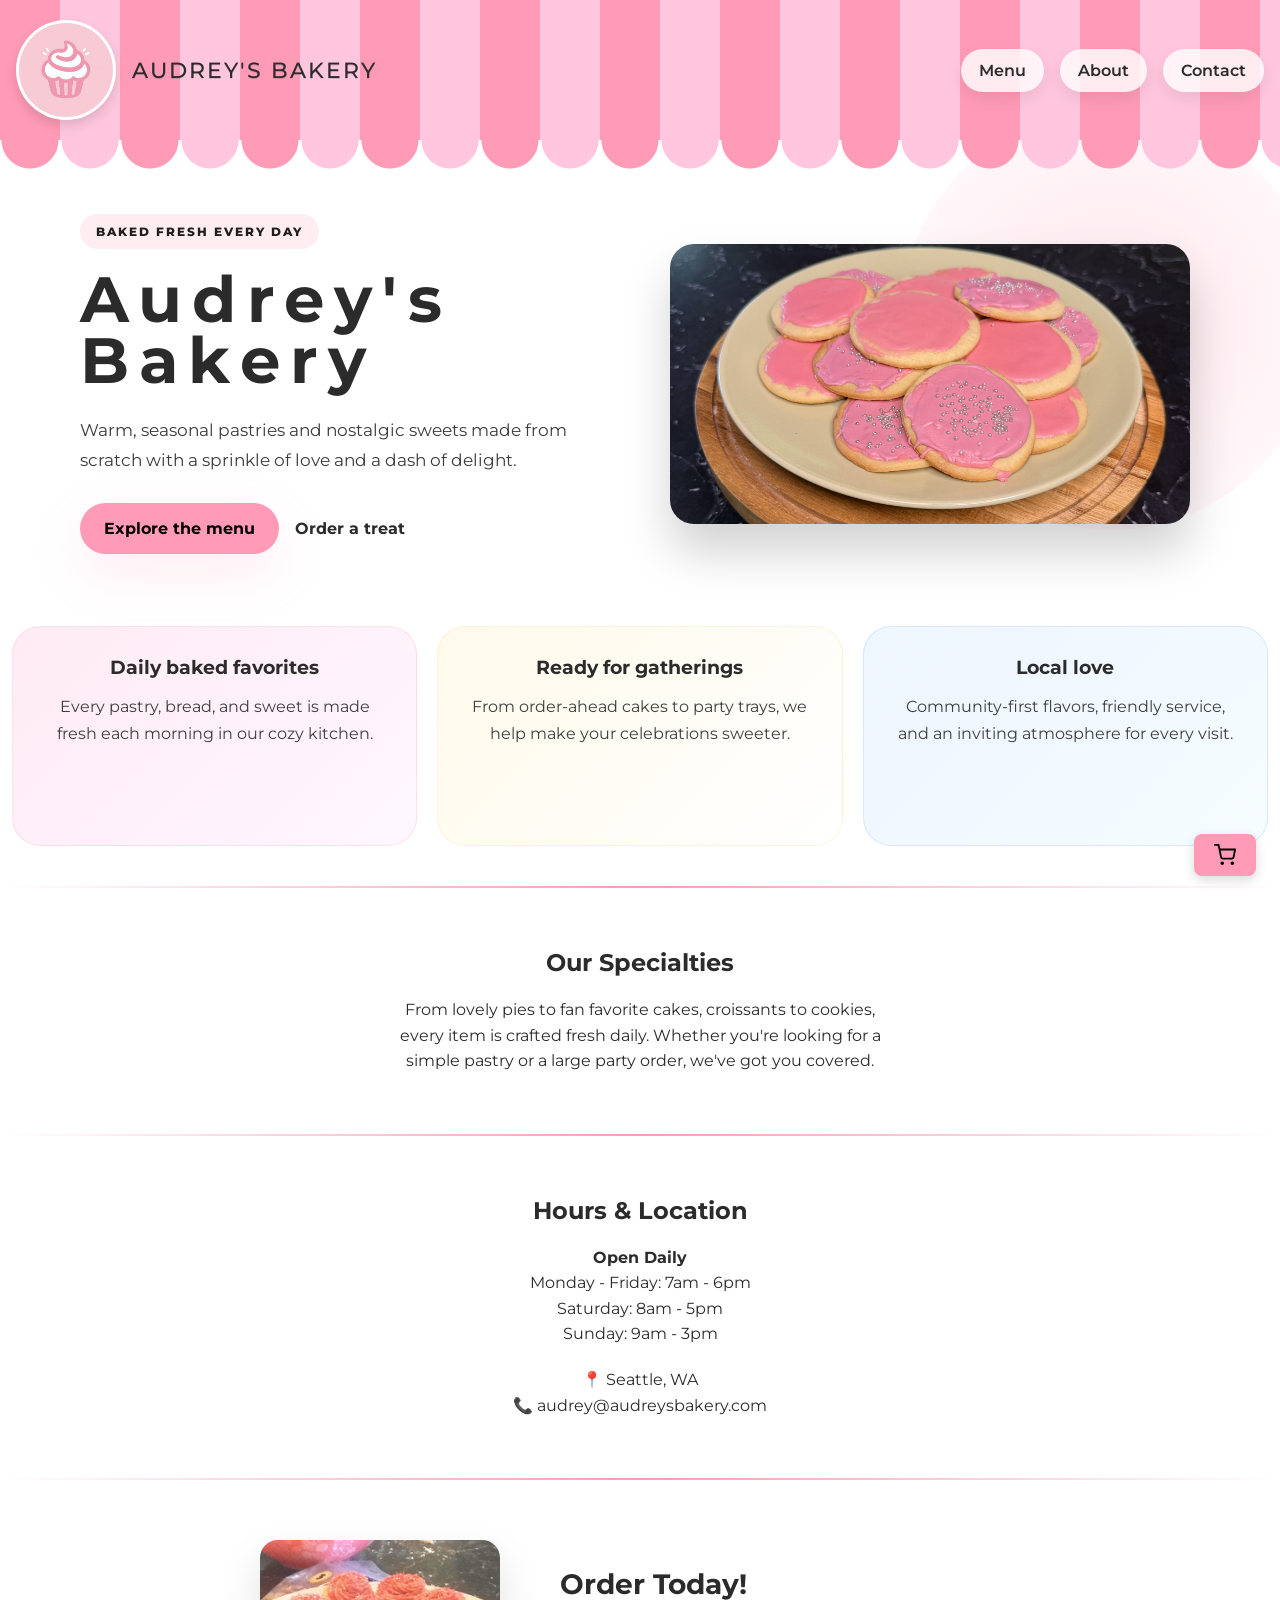
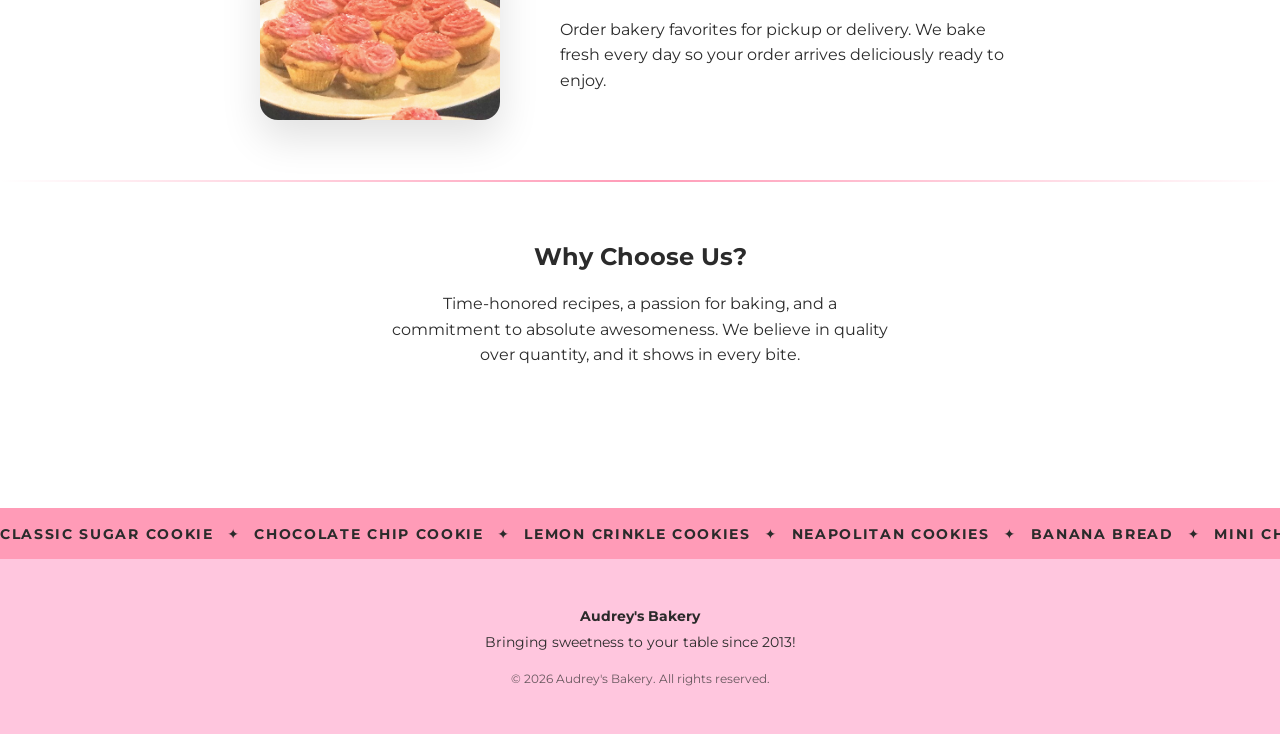
<file: index.html>
<!doctype html>
<html lang="en">
<head>
	<meta charset="utf-8" />
	<meta name="viewport" content="width=device-width,initial-scale=1" />
	<title>Audrey's Bakery</title>
	<link rel="icon" type="image/png" href="images/logo-square.png">

	<link rel="preconnect" href="https://fonts.googleapis.com">
	<link rel="preconnect" href="https://fonts.gstatic.com" crossorigin>
	<link href="https://fonts.googleapis.com/css2?family=Bungee&family=Montserrat:ital,wght@0,100..900;1,100..900&display=swap" rel="stylesheet">
	<link rel="stylesheet" href="styles.css">
	<style>
			:root{ --pink-1:#ff9bb7; --pink-2:#ffc6de; --page-bg:#ffffff; }
		html,body{ margin:0; padding:0; }
		body{ font-family: 'Montserrat', system-ui, -apple-system, 'Segoe UI', Roboto, 'Helvetica Neue', Arial; background:var(--page-bg); color:#2b2b2b; }

		/* Awning styles are provided by styles.css for consistency across pages */

	.sugarcookie-image{ position:relative; left:0; top:0; width:100%; max-width:420px; height:260px; object-fit:cover; object-position:center 40%; border-radius:18px; box-shadow:0 18px 40px rgba(0,0,0,0.12); margin:24px auto; }
	h1{ margin:24px 0 20px 0; font-size:40px; letter-spacing:4px; font-family: 'Montserrat', system-ui, -apple-system, 'Segoe UI', Roboto, 'Helvetica Neue', Arial; }
	.content-section{ margin:60px 0; }
	.content-row{ display:flex; flex-wrap:nowrap; align-items:center; justify-content:flex-start; gap:60px; margin:0 auto; max-width:760px; }
	.content-row img{ width:100%; max-width:240px; height:180px; border-radius:18px; object-fit:cover; object-position:center top; box-shadow:0 18px 40px rgba(0,0,0,0.12); }
	.content-row .text-block{ flex:1 1 360px; min-width:260px; text-align:left; }
	.content-row .text-block h2{ margin:0 0 16px 0; font-size:28px; }
	.content-section p{ font-size:16px; line-height:1.6; margin:0 auto; max-width:500px; }
	.divider{ position:relative; left:50%; width:100vw; margin-left:-50vw; height:2px; background:linear-gradient(to right, transparent, var(--pink-1), transparent); max-width:none; }

	/* Marquee strip */
	.marquee-strip{ background:var(--pink-1); padding:16px 0; overflow:hidden; white-space:nowrap; margin:0; }
	.marquee-strip__inner{ display:inline-block; animation:marquee-scroll 20s linear infinite; }
	.marquee-strip__inner span{ font-size:14px; font-weight:700; letter-spacing:0.12em; text-transform:uppercase; color:#2b2b2b; margin-right:40px; }
	.marquee-strip__inner .dot{ display:inline-block; margin:0 8px; color:#2b2b2b; }
	@keyframes marquee-scroll{ 0%{ transform:translateX(0); } 100%{ transform:translateX(-50%); } }
	footer{ background:var(--pink-2); padding:40px 16px; text-align:center; margin-top:0; }
	footer p{ margin:8px 0; font-size:14px; }

		/* :root {
			--pink-1: #ff6b9d;
			--pink-2: #ff9ec0;
			--pink-light: #ffe4ee;
			--yellow: #ffd166;
			--yellow-light: #fff3d4;
			--mint: #7edba8;
			--mint-light: #e0f8ec;
			--lavender: #c4a1ff;
			--lavender-light: #f0e6ff;
			--sky: #6bc5f8;
			--sky-light: #e0f2ff;
			--cream: #fffaf5;
			--warm-white: #ffffff;
			--text-dark: #2d2016;
			--text-mid: #6b5b4e;
			--text-light: #9b8b7e;
			--page-bg: var(--cream);
		}

		/* ── Homepage-specific overrides ── */
		.home-main {
			background: var(--cream);
		}

		/* Hero */
		.home-hero {
			display: grid;
			grid-template-columns: 1fr 1fr;
			align-items: center;
			gap: 48px;
			max-width: 1100px;
			margin: 0 auto;
			padding: 60px 24px 40px;
		}
		.home-hero__copy {
			text-align: left;
		}
		.home-hero__tagline {
			display: inline-block;
			font-size: 11px;
			font-weight: 800;
			letter-spacing: 0.2em;
			text-transform: uppercase;
			color: var(--pink-1);
			margin-bottom: 16px;
			padding: 8px 18px;
			background: var(--pink-light);
			border-radius: 999px;
		}
		.home-hero__title {
			font-family: 'Bungee', sans-serif;
			font-size: clamp(2.8rem, 5vw, 4.2rem);
			line-height: 1;
			color: var(--text-dark);
			margin: 0 0 20px;
			letter-spacing: 0.02em;
		}
		.home-hero__desc {
			font-size: 1.05rem;
			line-height: 1.8;
			color: var(--text-mid);
			margin: 0 0 32px;
			max-width: 460px;
		}
		.home-hero__actions {
			display: flex;
			gap: 16px;
			flex-wrap: wrap;
		}
		.home-btn-primary {
			display: inline-flex;
			align-items: center;
			padding: 16px 36px;
			background: var(--pink-1);
			color: #fff;
			font-size: 14px;
			font-weight: 800;
			letter-spacing: 0.06em;
			text-decoration: none;
			border-radius: 999px;
			transition: transform 0.2s, background 0.2s, box-shadow 0.2s;
			box-shadow: 0 8px 24px rgba(255, 107, 157, 0.35);
		}
		.home-btn-primary:hover {
			transform: translateY(-3px);
			background: var(--pink-2);
			box-shadow: 0 12px 32px rgba(255, 107, 157, 0.45);
		}
		.home-btn-secondary {
			display: inline-flex;
			align-items: center;
			padding: 16px 36px;
			background: var(--yellow);
			color: var(--text-dark);
			font-size: 14px;
			font-weight: 800;
			letter-spacing: 0.06em;
			text-decoration: none;
			border-radius: 999px;
			transition: transform 0.2s, background 0.2s, box-shadow 0.2s;
			box-shadow: 0 8px 24px rgba(255, 209, 102, 0.35);
		}
		.home-btn-secondary:hover {
			transform: translateY(-3px);
			background: var(--yellow-light);
			box-shadow: 0 12px 32px rgba(255, 209, 102, 0.45);
		}
		.home-hero__image {
			position: relative;
		}
		.home-hero__image img {
			width: 100%;
			max-width: 480px;
			height: 400px;
			object-fit: cover;
			border-radius: 240px 240px 24px 24px;
			box-shadow: 0 24px 60px rgba(255, 107, 157, 0.15);
		}
		.home-hero__image::before {
			content: '';
			position: absolute;
			top: -16px;
			right: -16px;
			width: 100%;
			height: 100%;
			border-radius: 240px 240px 24px 24px;
			border: 3px solid var(--yellow);
			z-index: -1;
		}

		/* Marquee strip */
		.home-marquee {
			background: linear-gradient(90deg, var(--pink-1), var(--pink-2), var(--yellow), var(--mint), var(--sky), var(--lavender));
			color: #fff;
			padding: 14px 0;
			overflow: hidden;
			white-space: nowrap;
		}
		.home-marquee__inner {
			display: inline-block;
			animation: marquee-scroll 25s linear infinite;
		}
		.home-marquee__inner span {
			font-size: 13px;
			font-weight: 700;
			letter-spacing: 0.15em;
			text-transform: uppercase;
			margin-right: 60px;
			text-shadow: 0 1px 3px rgba(0,0,0,0.1);
		}
		@keyframes marquee-scroll {
			0% { transform: translateX(0); }
			100% { transform: translateX(-50%); }
		}

		/* Section heading */
		.home-section-head {
			text-align: center;
			padding: 60px 24px 0;
			max-width: 600px;
			margin: 0 auto;
		}
		.home-section-head h2 {
			font-family: 'Bungee', sans-serif;
			font-size: clamp(1.6rem, 3vw, 2.2rem);
			color: var(--text-dark);
			margin: 0 0 12px;
			letter-spacing: 0.04em;
		}
		.home-section-head h2::after {
			content: '✨';
			margin-left: 8px;
		}
		.home-section-head p {
			font-size: 1rem;
			color: var(--text-mid);
			line-height: 1.7;
			margin: 0;
		}

		/* Signature items grid */
		.home-signatures {
			display: grid;
			grid-template-columns: repeat(auto-fit, minmax(240px, 1fr));
			gap: 24px;
			max-width: 1100px;
			margin: 40px auto 0;
			padding: 0 24px;
		}
		.home-sig-card {
			background: var(--warm-white);
			border-radius: 24px;
			overflow: hidden;
			text-decoration: none;
			color: inherit;
			transition: transform 0.3s, box-shadow 0.3s;
			box-shadow: 0 4px 20px rgba(0, 0, 0, 0.06);
			border: 2px solid transparent;
		}
		.home-sig-card:hover {
			transform: translateY(-8px) rotate(-1deg);
			box-shadow: 0 20px 48px rgba(255, 107, 157, 0.2);
			border-color: var(--pink-light);
		}
		.home-sig-card:nth-child(2):hover {
			border-color: var(--yellow-light);
			transform: translateY(-8px) rotate(1deg);
		}
		.home-sig-card:nth-child(3):hover {
			border-color: var(--mint-light);
			transform: translateY(-8px) rotate(-1deg);
		}
		.home-sig-card:nth-child(4):hover {
			border-color: var(--lavender-light);
			transform: translateY(-8px) rotate(1deg);
		}
		.home-sig-card img {
			width: 100%;
			height: 220px;
			object-fit: cover;
		}
		.home-sig-card__info {
			padding: 20px 24px 24px;
			text-align: center;
		}
		.home-sig-card__info h3 {
			font-size: 1.1rem;
			font-weight: 800;
			color: var(--text-dark);
			margin: 0 0 6px;
		}
		.home-sig-card__info p {
			font-size: 0.9rem;
			color: var(--text-light);
			margin: 0;
			line-height: 1.5;
		}

		/* About strip */
		.home-about {
			background: linear-gradient(135deg, var(--pink-light) 0%, var(--yellow-light) 50%, var(--mint-light) 100%);
			padding: 80px 24px;
			margin-top: 80px;
		}
		.home-about__inner {
			display: grid;
			grid-template-columns: 1fr 1fr;
			gap: 60px;
			align-items: center;
			max-width: 1100px;
			margin: 0 auto;
		}
		.home-about__image img {
			width: 100%;
			max-width: 440px;
			height: 360px;
			object-fit: cover;
			border-radius: 24px;
			box-shadow: 0 20px 50px rgba(255, 107, 157, 0.15);
			border: 4px solid #fff;
		}
		.home-about__copy h2 {
			font-family: 'Bungee', sans-serif;
			font-size: clamp(1.5rem, 2.5vw, 2rem);
			color: var(--text-dark);
			margin: 0 0 20px;
			letter-spacing: 0.04em;
		}
		.home-about__copy p {
			font-size: 1rem;
			line-height: 1.8;
			color: var(--text-mid);
			margin: 0 0 16px;
		}
		.home-about__copy a {
			display: inline-block;
			margin-top: 12px;
			color: var(--pink-1);
			font-weight: 800;
			text-decoration: none;
			border-bottom: 3px solid var(--yellow);
			padding-bottom: 2px;
			transition: border-color 0.2s;
		}
		.home-about__copy a:hover {
			border-color: var(--pink-1);
		}

		/* Values */
		.home-values {
			display: grid;
			grid-template-columns: repeat(3, 1fr);
			gap: 32px;
			max-width: 900px;
			margin: 0 auto;
			padding: 60px 24px;
		}
		.home-value {
			text-align: center;
			padding: 36px 24px;
			border-radius: 24px;
			transition: transform 0.3s, box-shadow 0.3s;
		}
		.home-value:hover {
			transform: translateY(-4px);
		}
		.home-value:nth-child(1) {
			background: var(--pink-light);
			box-shadow: 0 8px 24px rgba(255, 107, 157, 0.15);
		}
		.home-value:nth-child(2) {
			background: var(--yellow-light);
			box-shadow: 0 8px 24px rgba(255, 209, 102, 0.15);
		}
		.home-value:nth-child(3) {
			background: var(--mint-light);
			box-shadow: 0 8px 24px rgba(126, 219, 168, 0.15);
		}
		.home-value__icon {
			font-size: 2.4rem;
			margin-bottom: 16px;
		}
		.home-value h3 {
			font-size: 1.05rem;
			font-weight: 800;
			color: var(--text-dark);
			margin: 0 0 10px;
		}
		.home-value p {
			font-size: 0.9rem;
			color: var(--text-mid);
			line-height: 1.6;
			margin: 0;
		}

		/* Hours & info bar */
		.home-info-bar {
			background: linear-gradient(135deg, var(--lavender-light), var(--sky-light), var(--pink-light));
			padding: 48px 24px;
			margin-top: 40px;
		}
		.home-info-bar__inner {
			display: flex;
			justify-content: center;
			gap: 60px;
			flex-wrap: wrap;
			max-width: 900px;
			margin: 0 auto;
			text-align: center;
		}
		.home-info-item h3 {
			font-size: 0.85rem;
			font-weight: 800;
			letter-spacing: 0.15em;
			text-transform: uppercase;
			color: var(--text-dark);
			margin: 0 0 10px;
		}
		.home-info-item p {
			font-size: 0.95rem;
			color: var(--text-mid);
			line-height: 1.7;
			margin: 0;
		}

		/* CTA */
		.home-cta {
			text-align: center;
			padding: 80px 24px;
			max-width: 600px;
			margin: 0 auto;
			background: radial-gradient(circle at center, var(--pink-light) 0%, transparent 70%);
		}
		.home-cta h2 {
			font-family: 'Bungee', sans-serif;
			font-size: clamp(1.6rem, 3vw, 2.4rem);
			color: var(--text-dark);
			margin: 0 0 16px;
			letter-spacing: 0.04em;
		}
		.home-cta p {
			font-size: 1rem;
			color: var(--text-mid);
			line-height: 1.7;
			margin: 0 0 32px;
		}

		/* Homepage footer */
		.home-footer {
			background: linear-gradient(135deg, var(--pink-1), var(--pink-2));
			color: #fff;
			padding: 48px 24px;
			text-align: center;
		}
		.home-footer p {
			margin: 6px 0;
			font-size: 14px;
			color: rgba(255,255,255,0.9);
		}
		.home-footer strong {
			color: #fff;
			font-size: 18px;
		}

		/* Responsive */
		@media (max-width: 768px) {
			.home-hero {
				grid-template-columns: 1fr;
				text-align: center;
				padding: 40px 20px 30px;
				gap: 32px;
			}
			.home-hero__copy { text-align: center; }
			.home-hero__desc { margin-left: auto; margin-right: auto; }
			.home-hero__actions { justify-content: center; }
			.home-hero__image { order: -1; }
			.home-hero__image img {
				height: 300px;
				max-width: 320px;
				margin: 0 auto;
				display: block;
			}
			.home-hero__image::before { display: none; }
			.home-about__inner {
				grid-template-columns: 1fr;
				text-align: center;
			}
			.home-about__image { order: -1; }
			.home-about__image img { margin: 0 auto; display: block; height: 260px; }
			.home-values {
				grid-template-columns: 1fr;
				gap: 20px;
			}
			.home-info-bar__inner {
				gap: 32px;
			}
		} */
	</style>
	<script>
		(function(){
			function init(){
				const awning = document.querySelector('.awning');
				const homeBtn = document.querySelector('.home-button');
				let lastScrollY = window.scrollY;

				function checkAwning(){
					if(!awning) return;
					const rect = awning.getBoundingClientRect();
					const currentScrollY = window.scrollY;
					const scrollingUp = currentScrollY < lastScrollY;

					// Expand on any scroll up, shrink when scrolled past 50px going down
					if(scrollingUp){
						awning.classList.remove('shrunk');
					} else if(currentScrollY > 50){
						awning.classList.add('shrunk');
					}

					lastScrollY = currentScrollY;

					// Show home button when awning is scrolled out of view
					if(homeBtn){
						if(rect.bottom <= 0){
							homeBtn.style.display = 'inline-block';
						} else {
							homeBtn.style.display = 'none';
						}
					}
				}
				window.addEventListener('scroll', checkAwning, {passive:true});
				window.addEventListener('resize', checkAwning, {passive:true});
				checkAwning();
			}
			if(document.readyState === 'loading'){
				document.addEventListener('DOMContentLoaded', init);
			} else {
				init();
			}
		})();
	</script>
</head>
<body>
	<a href="index.html" class="home-button" title="Go to Home">Home</a>
	<a href="cart.html" class="cart-button" title="Go to Cart">
		<svg width="22" height="22" viewBox="0 0 24 24" fill="none" stroke="black" stroke-width="2" stroke-linecap="round" stroke-linejoin="round"><circle cx="9" cy="21" r="1"/><circle cx="20" cy="21" r="1"/><path d="M1 1h4l2.68 13.39a2 2 0 0 0 2 1.61h9.72a2 2 0 0 0 2-1.61L23 6H6"/></svg>
		<span class="cart-button__badge" id="cartButtonBadge">0</span>
	</a>
	<header class="awning" role="banner" aria-label="Homepage">
		<a href="index.html" class="brand-link" aria-label="Homepage">
			<img src="images/logo-square.png" alt="Audrey's Bakery logo" class="brand-img">
			<div class="logo-text">AUDREY'S BAKERY</div>
		</a>
		<nav class="site-nav" aria-label="Primary">
			<a href="menu.html">Menu</a>
			<a href="about.html">About</a>
			<a href="contact.html">Contact</a>
		</nav>
	</header>
	<main>
		<section class="hero-banner">
			<div class="hero-copy">
				<div class="eyebrow">Baked fresh every day</div>
				<h1>Audrey's Bakery</h1>
				<p class="hero-text">Warm, seasonal pastries and nostalgic sweets made from scratch with a sprinkle of love and a dash of delight.</p>
				<div class="hero-actions">
					<a href="menu.html" class="hero-button">Explore the menu</a>
					<a href="cart.html" class="hero-link">Order a treat</a>
				</div>
			</div>
			<div class="hero-media">
				<img src="images/sugarcookies.jpg" alt="Sugar cookies" class="hero-image">
			</div>
		</section>

		<section class="section-grid">
			<article class="feature-card feature-card--soft">
				<h3>Daily baked favorites</h3>
				<p>Every pastry, bread, and sweet is made fresh each morning in our cozy kitchen.</p>
			</article>
			<article class="feature-card feature-card--cream">
				<h3>Ready for gatherings</h3>
				<p>From order-ahead cakes to party trays, we help make your celebrations sweeter.</p>
			</article>
			<article class="feature-card feature-card--cool">
				<h3>Local love</h3>
				<p>Community-first flavors, friendly service, and an inviting atmosphere for every visit.</p>
			</article>
		</section>

		<div class="divider"></div>

		<div class="content-section">
			<h2>Our Specialties</h2>
			<p>From lovely pies to fan favorite cakes, croissants to cookies, every item is crafted fresh daily. Whether you're looking for a simple pastry or a large party order, we've got you covered.</p>
		</div>

		<div class="divider"></div>

		<div class="content-section">
			<h2>Hours & Location</h2>
			<p><strong>Open Daily</strong><br>Monday - Friday: 7am - 6pm<br>Saturday: 8am - 5pm<br>Sunday: 9am - 3pm</p>
			<p style="margin-top:20px;">📍 Seattle, WA<br>📞 audrey@audreysbakery.com</p>
		</div>

			<div class="divider"></div>

		<div class="content-section">
			<div class="content-row">
				<img src="images/Cupcakes.jpg" alt="Cupcakes" />
				<div class="text-block">
					<h2>Order Today!</h2>
					<p>Order bakery favorites for pickup or delivery. We bake fresh every day so your order arrives deliciously ready to enjoy.</p>
				</div>
			</div>
		</div>

			<div class="divider"></div>

		<div class="content-section">
			<h2>Why Choose Us?</h2>
			<p>Time-honored recipes, a passion for baking, and a commitment to absolute awesomeness. We believe in quality over quantity, and it shows in every bite.</p>
			</div>
	</main>

	<!-- Marquee strip -->
	<div class="marquee-strip" aria-hidden="true">
		<div class="marquee-strip__inner">
			<span>Classic Sugar Cookie <span class="dot">✦</span> Chocolate Chip Cookie <span class="dot">✦</span> Lemon Crinkle Cookies <span class="dot">✦</span> Neapolitan Cookies <span class="dot">✦</span> Banana Bread <span class="dot">✦</span> Mini Cheesecakes <span class="dot">✦</span> Full Bundt Cake <span class="dot">✦</span> Layer Cake <span class="dot">✦</span> Mini Donuts <span class="dot">✦</span> Muffin <span class="dot">✦</span> Berry Galette <span class="dot">✦</span> Cake Pops <span class="dot">✦</span> Pumpkin Mini Pies <span class="dot">✦</span> Pizzelles <span class="dot">✦</span> Classic Sugar Cookie <span class="dot">✦</span> Chocolate Chip Cookie <span class="dot">✦</span> Lemon Crinkle Cookies <span class="dot">✦</span> Neapolitan Cookies <span class="dot">✦</span> Banana Bread <span class="dot">✦</span> Mini Cheesecakes <span class="dot">✦</span> Full Bundt Cake <span class="dot">✦</span> Layer Cake <span class="dot">✦</span> Mini Donuts <span class="dot">✦</span> Muffin <span class="dot">✦</span> Berry Galette <span class="dot">✦</span> Cake Pops <span class="dot">✦</span> Pumpkin Mini Pies <span class="dot">✦</span> Pizzelles</span>
		</div>
	</div>

	<footer>
		<p><strong>Audrey's Bakery</strong></p>
		<p>Bringing sweetness to your table since 2013!</p>
		<p style="font-size:12px; margin-top:20px; opacity:0.7;">© 2026 Audrey's Bakery. All rights reserved.</p>
	</footer>

	<script>
		(function() {
			var cart = JSON.parse(localStorage.getItem('bakeryCart') || '{}');
			var itemCount = Object.keys(cart).length;
			var badge = document.getElementById('cartButtonBadge');
			if (badge) {
				badge.textContent = itemCount;
				badge.classList.toggle('show', itemCount > 0);
			}
		})();
	</script>
	<script>
		(function(){
			var params=new URLSearchParams(window.location.search);
			var testDate=params.get('date');
			var now=testDate ? new Date(testDate+'T00:00:00') : new Date();
			if(now.getMonth()===11 && now.getDate()>=20 && now.getDate()<=25){
				var awning=document.querySelector('.awning');
				if(!awning) return;
				var container=document.createElement('div');
				container.className='twinkle-lights';
				var w=awning.offsetWidth;
				var h=50;
				// 3 swoops: 4 control points creating 3 dips
				var pts=[
					{x:0, y:0},
					{x:w/6, y:h},
					{x:w/3, y:0},
					{x:w/2, y:h},
					{x:2*w/3, y:0},
					{x:5*w/6, y:h},
					{x:w, y:0}
				];
				// Build SVG path with 3 quadratic curves
				var svg=document.createElementNS('http://www.w3.org/2000/svg','svg');
				svg.setAttribute('viewBox','0 0 '+w+' '+h);
				var path=document.createElementNS('http://www.w3.org/2000/svg','path');
				var d='M '+pts[0].x+' '+pts[0].y;
				d+=' Q '+pts[1].x+' '+pts[1].y+' '+pts[2].x+' '+pts[2].y;
				d+=' Q '+pts[3].x+' '+pts[3].y+' '+pts[4].x+' '+pts[4].y;
				d+=' Q '+pts[5].x+' '+pts[5].y+' '+pts[6].x+' '+pts[6].y;
				path.setAttribute('d',d);
				path.setAttribute('fill','none');
				path.setAttribute('stroke','#555');
				path.setAttribute('stroke-width','1.5');
				svg.appendChild(path);
				container.appendChild(svg);
				// Sample points along the 3-curve path
				function quadPoint(t,a,b,c){ return {x:(1-t)*(1-t)*a.x+2*(1-t)*t*b.x+t*t*c.x, y:(1-t)*(1-t)*a.y+2*(1-t)*t*b.y+t*t*c.y}; }
				var colors=['red','green','gold','blue'];
				var count=Math.max(12,Math.floor(w/50));
				for(var i=0;i<count;i++){
					var t=(i+0.5)/count;
					var pt;
					if(t<=1/3){ pt=quadPoint(t*3,pts[0],pts[1],pts[2]); }
					else if(t<=2/3){ pt=quadPoint((t-1/3)*3,pts[2],pts[3],pts[4]); }
					else { pt=quadPoint((t-2/3)*3,pts[4],pts[5],pts[6]); }
					var bulb=document.createElement('span');
					bulb.className='twinkle-light '+colors[i%4];
					bulb.style.left=pt.x+'px';
					bulb.style.top=pt.y+'px';
					bulb.style.animationDelay=(i*0.2)+'s';
					container.appendChild(bulb);
				}
				awning.appendChild(container);
			} else if(now.getMonth()===9 && now.getDate()>=25 && now.getDate()<=31){
				var container=document.createElement('div');
				container.className='halloween-spider';
				var w=window.innerWidth;
				var vh=window.innerHeight;
				var spiderX=w/2;
				var speed=5;    //2+Math.random()*1.5;
				var svg=document.createElementNS('http://www.w3.org/2000/svg','svg');
				svg.setAttribute('viewBox','0 0 '+w+' '+vh);
				var line=document.createElementNS('http://www.w3.org/2000/svg','line');
				line.setAttribute('x1',spiderX);
				line.setAttribute('y1','0');
				line.setAttribute('x2',spiderX);
				line.setAttribute('y2','0');
				line.setAttribute('stroke','#555');
				line.setAttribute('stroke-width','1');
				svg.appendChild(line);
				container.appendChild(svg);
				var spider=document.createElement('span');
				spider.className='spider-emoji';
				spider.textContent='\ud83d\udd77';
				spider.style.left=spiderX+'px';
				spider.style.animationDuration=speed+'s';
				container.appendChild(spider);
				document.body.appendChild(container);
				(function updateLine(){
					var top=parseInt(getComputedStyle(spider).top)||0;
					line.setAttribute('y2',top);
					requestAnimationFrame(updateLine);
				})();
				setTimeout(function(){ container.remove(); }, speed*1000+500);
			}
		})();
	</script>
</body>
</file>
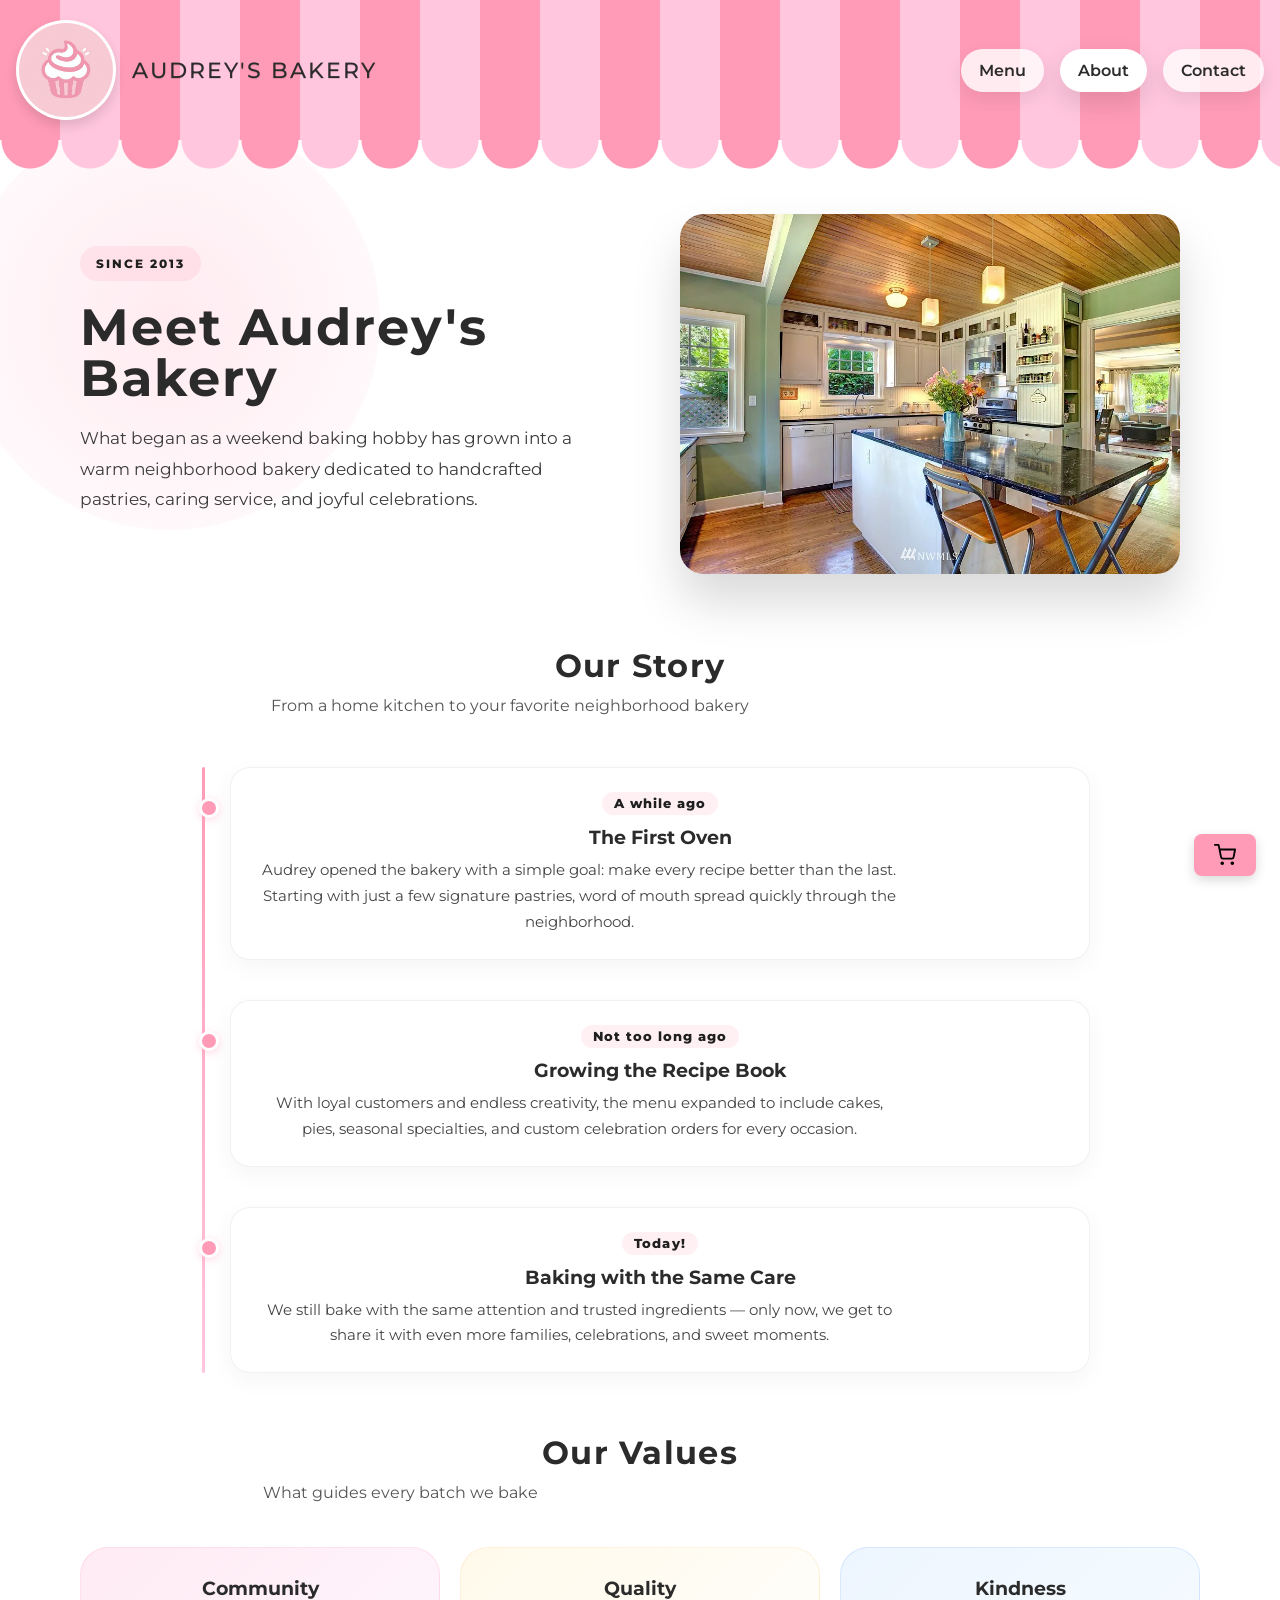
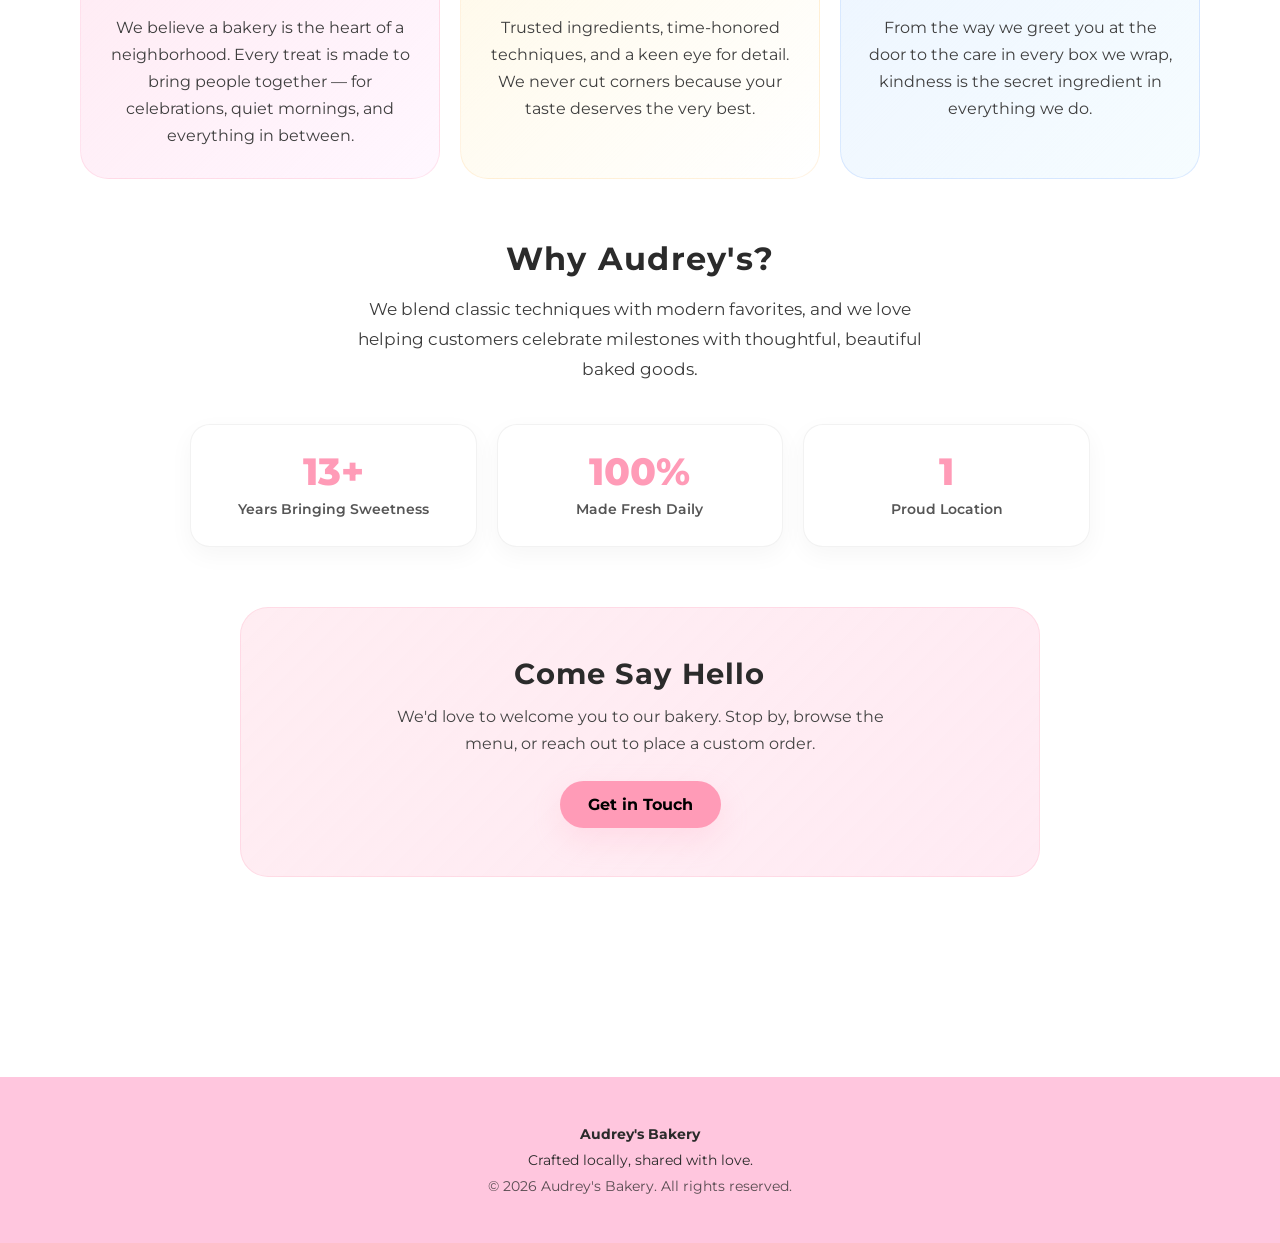
<file: about.html>
<!doctype html>
<html lang="en">
<head>
    <meta charset="utf-8" />
    <meta name="viewport" content="width=device-width,initial-scale=1" />
    <title>About | Audrey's Bakery</title>
    <link rel="icon" type="image/png" href="images/logo-square.png">
    <link rel="preconnect" href="https://fonts.googleapis.com">
    <link rel="preconnect" href="https://fonts.gstatic.com" crossorigin>
    <link href="https://fonts.googleapis.com/css2?family=Bungee&family=Montserrat:ital,wght@0,100..900;1,100..900&display=swap" rel="stylesheet">
    <link rel="stylesheet" href="styles.css">
    <script>
        (function(){
            function init(){
                const awning = document.querySelector('.awning');
                const homeBtn = document.querySelector('.home-button');
                let lastScrollY = window.scrollY;

                function checkAwning(){
                    if(!awning) return;
                    const rect = awning.getBoundingClientRect();
                    const currentScrollY = window.scrollY;
                    const scrollingUp = currentScrollY < lastScrollY;

                    if(scrollingUp){
                        awning.classList.remove('shrunk');
                    } else if(currentScrollY > 50){
                        awning.classList.add('shrunk');
                    }

                    lastScrollY = currentScrollY;

                    if(homeBtn){
                        if(rect.bottom <= 0){
                            homeBtn.style.display = 'inline-block';
                        } else {
                            homeBtn.style.display = 'none';
                        }
                    }
                }
                window.addEventListener('scroll', checkAwning, {passive:true});
                window.addEventListener('resize', checkAwning, {passive:true});
                checkAwning();
            }
            if(document.readyState === 'loading'){
                document.addEventListener('DOMContentLoaded', init);
            } else {
                init();
            }
        })();
    </script>
    <style>
        /* ── About Page Styles ── */
        .section-heading p {
            text-align: center;
        }
        .about-hero {
            display: grid;
            grid-template-columns: minmax(0, 1fr) minmax(300px, 520px);
            align-items: center;
            gap: 40px;
            max-width: 1120px;
            margin: 0 auto 48px;
            padding: 24px 0;
            position: relative;
        }
        .about-hero::before {
            content: "";
            position: absolute;
            width: 420px;
            height: 420px;
            border-radius: 50%;
            background: radial-gradient(circle, rgba(255,155,183,0.2), rgba(255,198,222,0.02));
            top: -80px;
            left: -120px;
            pointer-events: none;
            z-index: 0;
        }
        .about-hero-copy {
            position: relative;
            z-index: 1;
            text-align: left;
        }
        .about-hero-copy h1 {
            margin: 0 0 20px;
            font-size: clamp(2.4rem, 4vw, 3.6rem);
            line-height: 1;
            letter-spacing: 0.04em;
        }
        .about-hero-copy p {
            margin: 0 0 28px;
            font-size: 1.05rem;
            line-height: 1.8;
            color: #3b3b3b;
            max-width: 520px;
        }
        .about-hero-image {
            width: 100%;
            max-width: 500px;
            height: 360px;
            object-fit: cover;
            object-position: center 40%;
            border-radius: 24px;
            box-shadow: 0 28px 48px rgba(0,0,0,0.15);
            position: relative;
            z-index: 1;
        }

        /* Story Timeline */
        .story-section {
            max-width: 900px;
            margin: 0 auto 60px;
        }
        .story-section .section-heading {
            text-align: center;
            margin-bottom: 48px;
        }
        .story-section .section-heading h2 {
            font-size: 2rem;
            margin: 0 0 8px;
            letter-spacing: 0.04em;
        }
        .story-section .section-heading p {
            font-size: 1rem;
            color: #555;
            margin: 0;
            text-align: center;
        }
        .timeline {
            position: relative;
            padding-left: 40px;
        }
        .timeline::before {
            content: "";
            position: absolute;
            left: 12px;
            top: 0;
            bottom: 0;
            width: 3px;
            background: linear-gradient(to bottom, var(--pink-1), var(--pink-2));
            border-radius: 2px;
        }
        .timeline-item {
            position: relative;
            margin-bottom: 40px;
            padding: 24px 28px;
            border-radius: 20px;
            background: #ffffff;
            border: 1px solid rgba(43,43,43,0.06);
            box-shadow: 0 8px 24px rgba(0,0,0,0.04);
        }
        .timeline-item::before {
            content: "";
            position: absolute;
            left: -32px;
            top: 30px;
            width: 14px;
            height: 14px;
            border-radius: 50%;
            background: var(--pink-1);
            border: 3px solid #fff;
            box-shadow: 0 2px 8px rgba(255,155,183,0.4);
        }
        .timeline-item .year {
            display: inline-block;
            padding: 4px 12px;
            border-radius: 999px;
            background: rgba(255,155,183,0.15);
            color: #1f1f1f;
            font-weight: 800;
            font-size: 0.8rem;
            letter-spacing: 0.08em;
            margin-bottom: 10px;
        }
        .timeline-item h3 {
            margin: 0 0 8px;
            font-size: 1.2rem;
        }
        .timeline-item p {
            margin: 0;
            font-size: 0.95rem;
            line-height: 1.7;
            color: #444;
        }

        /* Values Grid */
        .values-section {
            max-width: 1120px;
            margin: 0 auto 60px;
        }
        .values-section .section-heading {
            text-align: center;
            margin-bottom: 40px;
        }
        .values-section .section-heading h2 {
            font-size: 2rem;
            margin: 0 0 8px;
            letter-spacing: 0.04em;
        }
        .values-section .section-heading p {
            font-size: 1rem;
            color: #555;
            margin: 0;
            text-align: center;
        }

        /* Why Audrey's Section */
        .why-section {
            max-width: 900px;
            margin: 0 auto 60px;
            text-align: center;
        }
        .why-section .section-heading h2 {
            font-size: 2rem;
            margin: 0 0 16px;
            letter-spacing: 0.04em;
        }
        .why-section .section-heading p {
            font-size: 1.05rem;
            line-height: 1.8;
            color: #3b3b3b;
            max-width: 600px;
            margin: 0 auto;
            text-align: center;
        }
        .why-stats {
            display: grid;
            grid-template-columns: repeat(auto-fit, minmax(180px, 1fr));
            gap: 20px;
            margin-top: 40px;
        }
        .stat-card {
            padding: 28px 20px;
            border-radius: 20px;
            background: #fff;
            border: 1px solid rgba(43,43,43,0.06);
            box-shadow: 0 8px 24px rgba(0,0,0,0.04);
        }
        .stat-card .stat-number {
            font-size: 2.4rem;
            font-weight: 800;
            color: var(--pink-1);
            line-height: 1;
            margin-bottom: 8px;
        }
        .stat-card .stat-label {
            font-size: 0.9rem;
            color: #555;
            font-weight: 600;
        }

        /* CTA Banner */
        .about-cta {
            max-width: 800px;
            margin: 0 auto 60px;
            padding: 48px 32px;
            border-radius: 28px;
            background: linear-gradient(135deg, rgba(255,155,183,0.18), rgba(255,198,222,0.35));
            border: 1px solid rgba(255,155,183,0.22);
            text-align: center;
        }
        .about-cta h2 {
            font-size: 1.8rem;
            margin: 0 0 12px;
            letter-spacing: 0.04em;
        }
        .about-cta p {
            font-size: 1rem;
            line-height: 1.7;
            color: #444;
            margin: 0 0 24px;
            max-width: 500px;
            margin-left: auto;
            margin-right: auto;
        }
        .about-cta .hero-button {
            display: inline-flex;
            align-items: center;
            justify-content: center;
            padding: 14px 28px;
            border-radius: 999px;
            background: var(--pink-1);
            color: #000;
            font-weight: 700;
            text-decoration: none;
            box-shadow: 0 12px 30px rgba(255,155,183,0.2);
            transition: transform 0.2s ease, background 0.2s ease;
        }
        .about-cta .hero-button:hover,
        .about-cta .hero-button:focus {
            transform: translateY(-2px);
            background: var(--pink-2);
        }

        @media (max-width: 720px) {
            .about-hero {
                grid-template-columns: 1fr;
                text-align: center;
                gap: 24px;
            }
            .about-hero-copy {
                text-align: center;
            }
            .about-hero-copy p {
                margin-left: auto;
                margin-right: auto;
            }
            .about-hero-image {
                height: 240px;
                max-width: 100%;
            }
            .timeline {
                padding-left: 32px;
            }
            .timeline-item {
                padding: 20px 20px;
            }
            .stat-card .stat-number {
                font-size: 2rem;
            }
        }
    </style>
</head>
<body>
    <a href="index.html" class="home-button" title="Go to Home">Home</a>
    <a href="cart.html" class="cart-button" title="Go to Cart">
        <svg width="22" height="22" viewBox="0 0 24 24" fill="none" stroke="black" stroke-width="2" stroke-linecap="round" stroke-linejoin="round"><circle cx="9" cy="21" r="1"/><circle cx="20" cy="21" r="1"/><path d="M1 1h4l2.68 13.39a2 2 0 0 0 2 1.61h9.72a2 2 0 0 0 2-1.61L23 6H6"/></svg>
        <span class="cart-button__badge" id="cartButtonBadge">0</span>
    </a>
    <header class="awning" role="banner" aria-label="Homepage">
        <a href="index.html" class="brand-link" aria-label="Homepage">
            <img src="images/logo-square.png" alt="Audrey's Bakery logo" class="brand-img">
            <div class="logo-text">AUDREY'S BAKERY</div>
        </a>
        <nav class="site-nav" aria-label="Primary">
            <a href="menu.html">Menu</a>
            <a href="about.html" class="active">About</a>
            <a href="contact.html">Contact</a>
        </nav>
    </header>
    <main>
        <!-- Hero -->
        <section class="about-hero">
            <div class="about-hero-copy">
                <div class="eyebrow">Since 2013</div>
                <h1>Meet Audrey's Bakery</h1>
                <p>What began as a weekend baking hobby has grown into a warm neighborhood bakery dedicated to handcrafted pastries, caring service, and joyful celebrations.</p>
            </div>
            <img src="images/kitchen.webp" alt="Bakery kitchen" class="about-hero-image">
        </section>

        <!-- Our Story Timeline -->
        <section class="story-section">
            <div class="section-heading">
                <h2>Our Story</h2>
                <p>From a home kitchen to your favorite neighborhood bakery</p>
            </div>
            <div class="timeline">
                <div class="timeline-item">
                    <span class="year">A while ago</span>
                    <h3>The First Oven</h3>
                    <p>Audrey opened the bakery with a simple goal: make every recipe better than the last. Starting with just a few signature pastries, word of mouth spread quickly through the neighborhood.</p>
                </div>
                <div class="timeline-item">
                    <span class="year">Not too long ago</span>
                    <h3>Growing the Recipe Book</h3>
                    <p>With loyal customers and endless creativity, the menu expanded to include cakes, pies, seasonal specialties, and custom celebration orders for every occasion.</p>
                </div>
                <div class="timeline-item">
                    <span class="year">Today!</span>
                    <h3>Baking with the Same Care</h3>
                    <p>We still bake with the same attention and trusted ingredients — only now, we get to share it with even more families, celebrations, and sweet moments.</p>
                </div>
            </div>
        </section>

        <!-- Our Values -->
        <section class="values-section">
            <div class="section-heading">
                <h2>Our Values</h2>
                <p>What guides every batch we bake</p>
            </div>
            <div class="section-grid">
                <article class="feature-card feature-card--soft">
                    <h3>Community</h3>
                    <p>We believe a bakery is the heart of a neighborhood. Every treat is made to bring people together — for celebrations, quiet mornings, and everything in between.</p>
                </article>
                <article class="feature-card feature-card--cream">
                    <h3>Quality</h3>
                    <p>Trusted ingredients, time-honored techniques, and a keen eye for detail. We never cut corners because your taste deserves the very best.</p>
                </article>
                <article class="feature-card feature-card--cool">
                    <h3>Kindness</h3>
                    <p>From the way we greet you at the door to the care in every box we wrap, kindness is the secret ingredient in everything we do.</p>
                </article>
            </div>
        </section>

        <!-- Why Audrey's? -->
        <section class="why-section">
            <div class="section-heading">
                <h2>Why Audrey's?</h2>
                <p>We blend classic techniques with modern favorites, and we love helping customers celebrate milestones with thoughtful, beautiful baked goods.</p>
            </div>
            <div class="why-stats">
                <div class="stat-card">
                    <div class="stat-number">13+</div>
                    <div class="stat-label">Years Bringing Sweetness</div>
                </div>
                <div class="stat-card">
                    <div class="stat-number">100%</div>
                    <div class="stat-label">Made Fresh Daily</div>
                </div>
                <div class="stat-card">
                    <div class="stat-number">1</div>
                    <div class="stat-label">Proud Location</div>
                </div>
            </div>
        </section>

        <!-- CTA -->
        <section class="about-cta">
            <h2>Come Say Hello</h2>
            <p>We'd love to welcome you to our bakery. Stop by, browse the menu, or reach out to place a custom order.</p>
            <a href="contact.html" class="hero-button">Get in Touch</a>
        </section>
    </main>
    <footer class="footer">
        <p><strong>Audrey's Bakery</strong></p>
        <p>Crafted locally, shared with love.</p>
        <p class="small-note">© 2026 Audrey's Bakery. All rights reserved.</p>
    </footer>

    <script>
        (function() {
            var cart = JSON.parse(localStorage.getItem('bakeryCart') || '{}');
            var itemCount = Object.keys(cart).length;
            var badge = document.getElementById('cartButtonBadge');
            if (badge) {
                badge.textContent = itemCount;
                badge.classList.toggle('show', itemCount > 0);
            }
        })();
    </script>
</body>
</html>
</file>
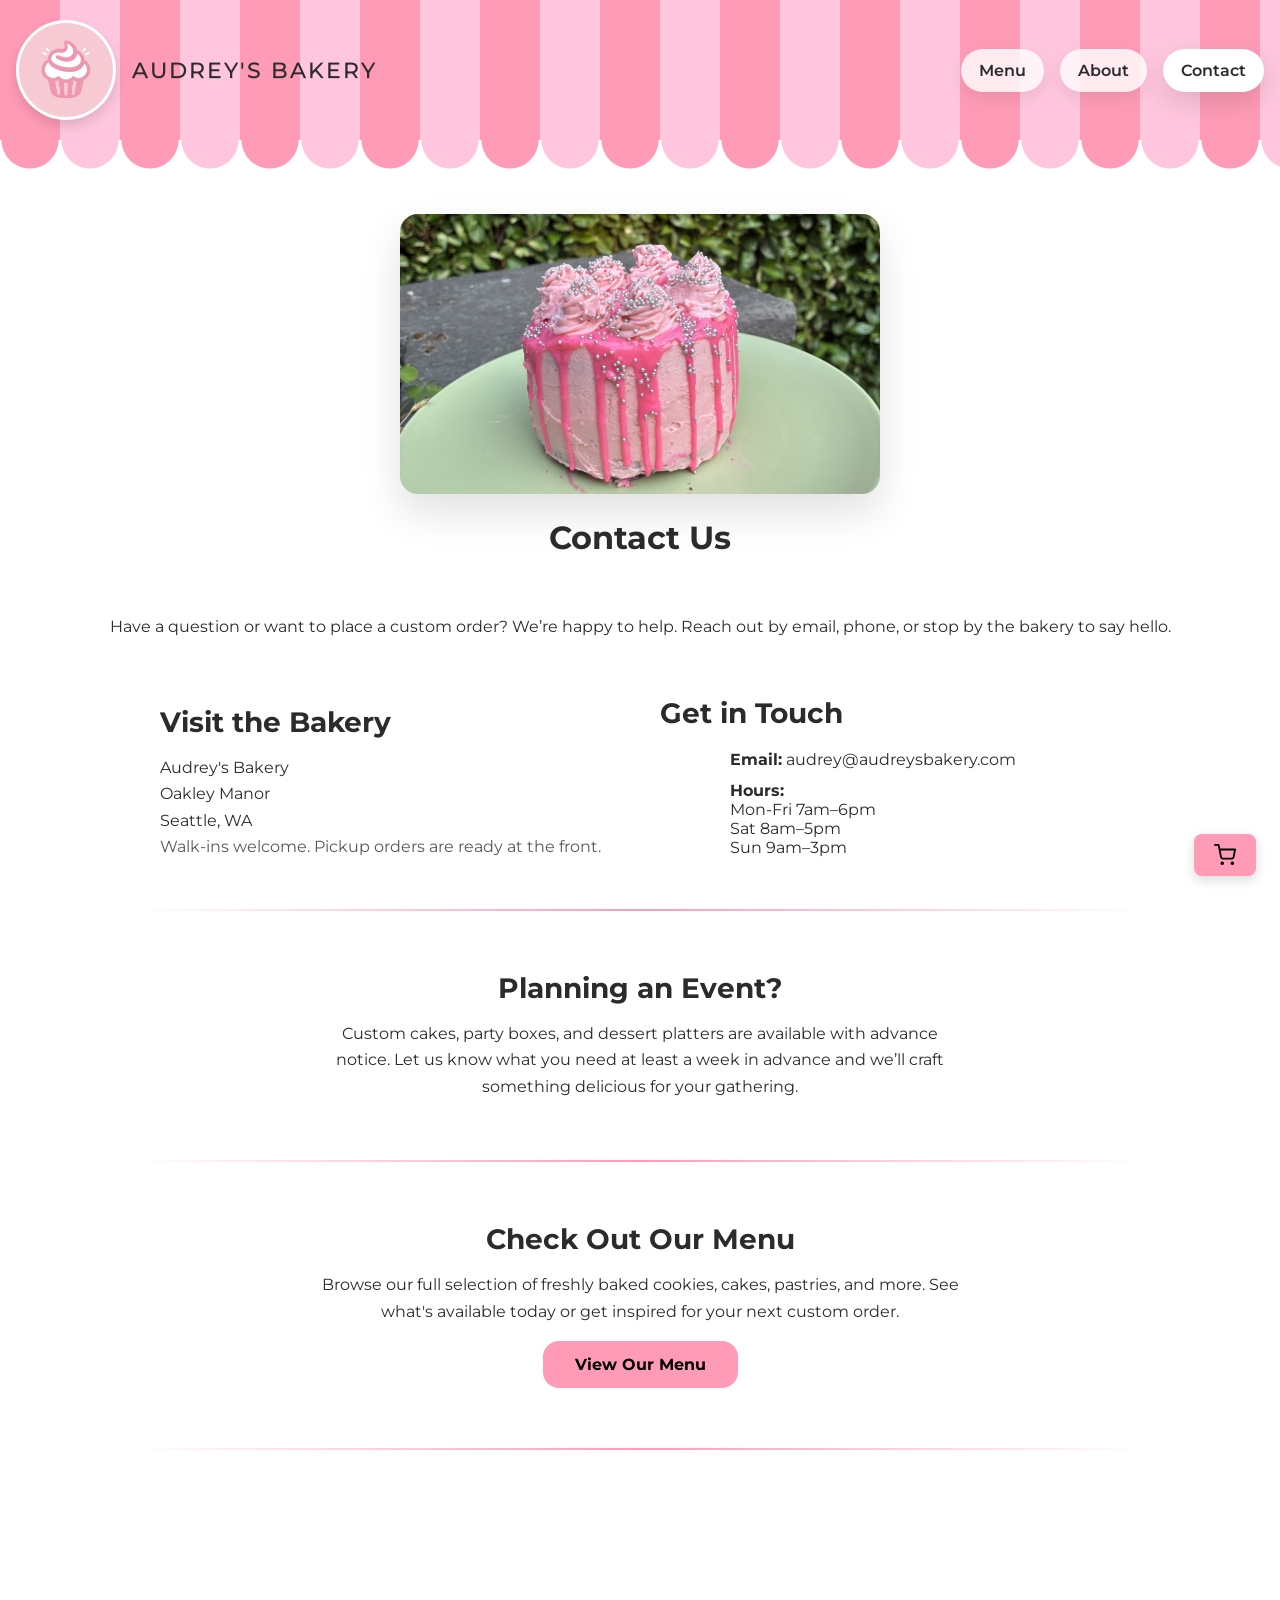
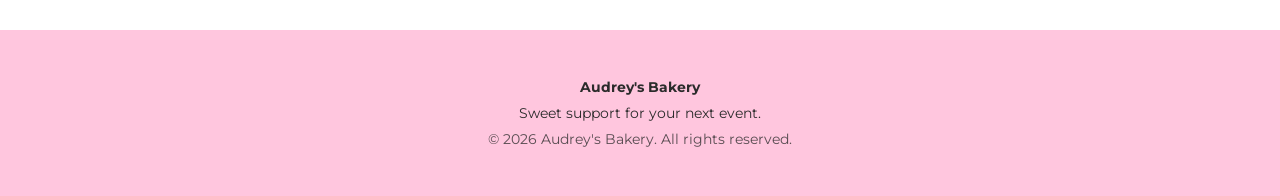
<file: contact.html>
<!doctype html>
<html lang="en">
<head>
    <meta charset="utf-8" />
    <meta name="viewport" content="width=device-width,initial-scale=1" />
    <title>Contact | Audrey's Bakery</title>
    <link rel="icon" type="image/png" href="images/logo-square.png">
    <link rel="preconnect" href="https://fonts.googleapis.com">
    <link rel="preconnect" href="https://fonts.gstatic.com" crossorigin>
    <link href="https://fonts.googleapis.com/css2?family=Bungee&family=Montserrat:ital,wght@0,100..900;1,100..900&display=swap" rel="stylesheet">
    <link rel="stylesheet" href="styles.css">
    <script>
        (function(){
            function init(){
                const awning = document.querySelector('.awning');
                const homeBtn = document.querySelector('.home-button');
                let lastScrollY = window.scrollY;

                function checkAwning(){
                    if(!awning) return;
                    const rect = awning.getBoundingClientRect();
                    const currentScrollY = window.scrollY;
                    const scrollingUp = currentScrollY < lastScrollY;

                    if(scrollingUp){
                        awning.classList.remove('shrunk');
                    } else if(currentScrollY > 50){
                        awning.classList.add('shrunk');
                    }

                    lastScrollY = currentScrollY;

                    if(homeBtn){
                        if(rect.bottom <= 0){
                            homeBtn.style.display = 'inline-block';
                        } else {
                            homeBtn.style.display = 'none';
                        }
                    }
                }
                window.addEventListener('scroll', checkAwning, {passive:true});
                window.addEventListener('resize', checkAwning, {passive:true});
                checkAwning();
            }
            if(document.readyState === 'loading'){
                document.addEventListener('DOMContentLoaded', init);
            } else {
                init();
            }
        })();
    </script>
</head>
<body>
    <a href="index.html" class="home-button" title="Go to Home">Home</a>
    <a href="cart.html" class="cart-button" title="Go to Cart">
        <svg width="22" height="22" viewBox="0 0 24 24" fill="none" stroke="black" stroke-width="2" stroke-linecap="round" stroke-linejoin="round"><circle cx="9" cy="21" r="1"/><circle cx="20" cy="21" r="1"/><path d="M1 1h4l2.68 13.39a2 2 0 0 0 2 1.61h9.72a2 2 0 0 0 2-1.61L23 6H6"/></svg>
        <span class="cart-button__badge" id="cartButtonBadge">0</span>
    </a>
    <header class="awning" role="banner" aria-label="Homepage">
        <a href="index.html" class="brand-link" aria-label="Homepage">
            <img src="images/logo-square.png" alt="Audrey's Bakery logo" class="brand-img">
            <div class="logo-text">AUDREY'S BAKERY</div>
        </a>
        <nav class="site-nav" aria-label="Primary">
            <a href="menu.html">Menu</a>
            <a href="about.html">About</a>
            <a href="contact.html" class="active">Contact</a>
        </nav>
    </header>
    <main>
        <img src="images/pinkcake.jpg" alt="freshly baked cake" class="hero-image--pinkcake">
        <h1>Contact Us</h1>
        <div class="content-section">
            <p>Have a question or want to place a custom order? We’re happy to help. Reach out by email, phone, or stop by the bakery to say hello.</p>
        </div>
        <div class="content-row">
            <div class="text-block">
                <h2>Visit the Bakery</h2>
                <p>Audrey's Bakery<br>Oakley Manor<br>Seattle, WA</p>
                <p class="small-note">Walk-ins welcome. Pickup orders are ready at the front.</p>
            </div>
            <div class="text-block">
                <h2>Get in Touch</h2>
                <ul class="contact-list">
                    <li><strong>Email:</strong> audrey@audreysbakery.com</li>
                    <li><strong>Hours:</strong><br>Mon-Fri 7am–6pm<br>Sat 8am–5pm<br>Sun 9am–3pm</li>
                </ul>
            </div>
        </div>
        <div class="divider"></div>
        <div class="content-section text-block center-heading">
            <h2>Planning an Event?</h2>
            <p>Custom cakes, party boxes, and dessert platters are available with advance notice. Let us know what you need at least a week in advance and we’ll craft something delicious for your gathering.</p>
        </div>
        <div class="divider"></div>
        <div class="content-section text-block center-heading">
            <h2>Check Out Our Menu</h2>
            <p>Browse our full selection of freshly baked cookies, cakes, pastries, and more. See what's available today or get inspired for your next custom order.</p>
            <a href="menu.html" class="menu-link-button">View Our Menu</a>
        </div>
        <div class="divider"></div>
    </main>
    <footer class="footer">
        <p><strong>Audrey's Bakery</strong></p>
        <p>Sweet support for your next event.</p>
        <p class="small-note">© 2026 Audrey's Bakery. All rights reserved.</p>
    </footer>

    <script>
        (function() {
            var cart = JSON.parse(localStorage.getItem('bakeryCart') || '{}');
            var itemCount = Object.keys(cart).length;
            var badge = document.getElementById('cartButtonBadge');
            if (badge) {
                badge.textContent = itemCount;
                badge.classList.toggle('show', itemCount > 0);
            }
        })();
    </script>
</body>
</html>
</file>
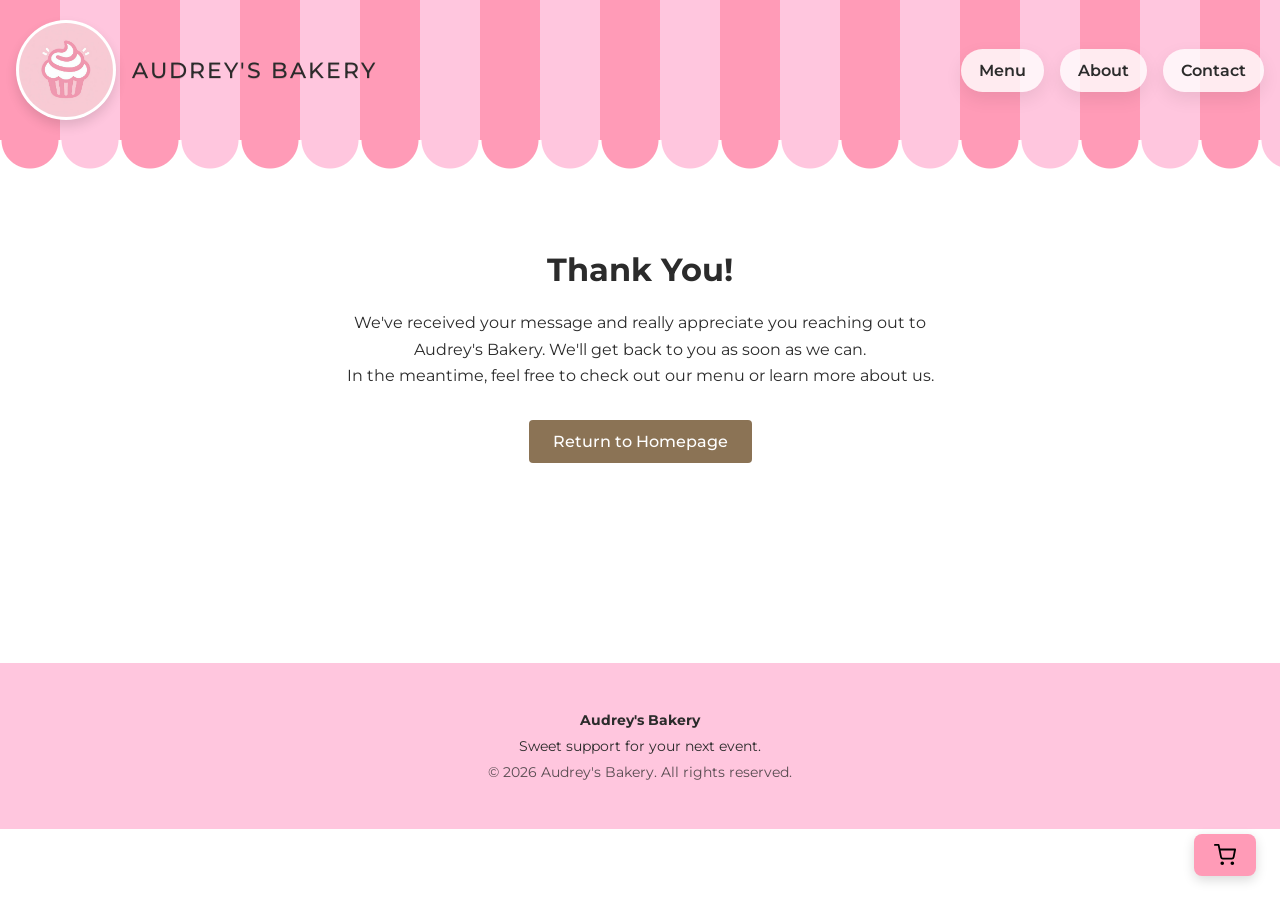
<file: thank-you.html>
<!doctype html>
<html lang="en">
<head>
    <meta charset="utf-8" />
    <meta name="viewport" content="width=device-width,initial-scale=1" />
    <title>Thank You | Audrey's Bakery</title>
    <link rel="icon" type="image/png" href="images/logo-square.png">
    <link rel="preconnect" href="https://fonts.googleapis.com">
    <link rel="preconnect" href="https://fonts.gstatic.com" crossorigin>
    <link href="https://fonts.googleapis.com/css2?family=Bungee&family=Montserrat:ital,wght@0,100..900;1,100..900&display=swap" rel="stylesheet">
    <link rel="stylesheet" href="styles.css">
    <script>
        (function(){
            function init(){
                const awning = document.querySelector('.awning');
                const homeBtn = document.querySelector('.home-button');
                let lastScrollY = window.scrollY;

                function checkAwning(){
                    if(!awning) return;
                    const rect = awning.getBoundingClientRect();
                    const currentScrollY = window.scrollY;
                    const scrollingUp = currentScrollY < lastScrollY;

                    if(scrollingUp){
                        awning.classList.remove('shrunk');
                    } else if(currentScrollY > 50){
                        awning.classList.add('shrunk');
                    }

                    lastScrollY = currentScrollY;

                    if(homeBtn){
                        if(rect.bottom <= 0){
                            homeBtn.style.display = 'inline-block';
                        } else {
                            homeBtn.style.display = 'none';
                        }
                    }
                }
                window.addEventListener('scroll', checkAwning, {passive:true});
                window.addEventListener('resize', checkAwning, {passive:true});
                checkAwning();
            }
            if(document.readyState === 'loading'){
                document.addEventListener('DOMContentLoaded', init);
            } else {
                init();
            }
        })();
    </script>
</head>
<body>
    <a href="index.html" class="home-button" title="Go to Home">Home</a>
    <a href="cart.html" class="cart-button" title="Go to Cart">
        <svg width="22" height="22" viewBox="0 0 24 24" fill="none" stroke="black" stroke-width="2" stroke-linecap="round" stroke-linejoin="round"><circle cx="9" cy="21" r="1"/><circle cx="20" cy="21" r="1"/><path d="M1 1h4l2.68 13.39a2 2 0 0 0 2 1.61h9.72a2 2 0 0 0 2-1.61L23 6H6"/></svg>
        <span class="cart-button__badge" id="cartButtonBadge">0</span>
    </a>
    <header class="awning" role="banner" aria-label="Homepage">
        <a href="index.html" class="brand-link" aria-label="Homepage">
            <img src="images/logo-square.png" alt="Audrey's Bakery logo" class="brand-img">
            <div class="logo-text">AUDREY'S BAKERY</div>
        </a>
        <nav class="site-nav" aria-label="Primary">
            <a href="menu.html">Menu</a>
            <a href="about.html">About</a>
            <a href="contact.html">Contact</a>
        </nav>
    </header>
    <main>
        <div class="content-section text-block center-heading">
            <h1>Thank You!</h1>
            <p>We've received your message and really appreciate you reaching out to Audrey's Bakery. We'll get back to you as soon as we can.</p>
            <p>In the meantime, feel free to check out our menu or learn more about us.</p>
            <div style="margin-top: 30px;">
                <a href="index.html" style="display: inline-block; padding: 12px 24px; background-color: #8b7355; color: white; text-decoration: none; border-radius: 4px; font-weight: 500;">Return to Homepage</a>
            </div>
        </div>
    </main>
    <footer class="footer">
        <p><strong>Audrey's Bakery</strong></p>
        <p>Sweet support for your next event.</p>
        <p class="small-note">© 2026 Audrey's Bakery. All rights reserved.</p>
    </footer>
    <script>
        (function() {
            localStorage.removeItem('bakeryCart');
            var badge = document.getElementById('cartButtonBadge');
            if (badge) {
                badge.textContent = '';
                badge.classList.remove('show');
            }
        })();
    </script>
</body>
</html>
</file>
<file: styles.css>
:root{
    --pink-1:#ff9bb7;
    --pink-2:#ffc6de;
    --page-bg:#ffffff;
    --text:#2b2b2b;
}
*{
    box-sizing:border-box;
}
html,body{
    margin:0;
    padding:0;
    min-height:100%;
    width:100%;
    overflow-x:hidden;
    background:var(--page-bg);
    color:var(--text);
    font-family:'Montserrat', system-ui, -apple-system, 'Segoe UI', Roboto, 'Helvetica Neue', Arial, sans-serif;
}
img{
    display:block;
    max-width:100%;
    height:auto;
}
.awning{
    position:fixed;
    display:flex;
    align-items:center;
    justify-content:space-between;
    padding:16px;
    text-decoration:none;
    color:inherit;
    min-height:140px;
    width:100%;
    overflow:visible;
    background:repeating-linear-gradient(90deg, var(--pink-1) 0 60px, var(--pink-2) 60px 120px);
    z-index:1001;
    transition: min-height 0.5s ease, padding 0.5s ease;
}
.awning.shrunk{
    min-height:40px;
    padding:4px 16px;
}
.awning.shrunk .brand-link{
    opacity:0;
    visibility:hidden;
}
.awning.shrunk .site-nav{
    opacity:0;
    visibility:hidden;
}
.awning.shrunk .brand-img{
    width:40px;
    height:40px;
}
.awning.shrunk .logo-text{
    font-size:14px;
    margin-left:10px;
}
.awning.shrunk .site-nav a{
    padding:6px 12px;
    font-size:13px;
}
.awning.shrunk::before{
    height:56px;
    -webkit-mask-size:60px 56px;
    mask-size:60px 56px;
}
.awning .brand-link{
    display:flex;
    -webkit-appearance: none;
    appearance: none;
    color: var(--text) !important;
    -webkit-text-fill-color: var(--text) !important;
    -webkit-user-select: none;
    user-select: none;
    align-items:center;
    text-decoration:none;
    color:inherit;
    position:relative;
    opacity:1;
    visibility:visible;
    transition: opacity 0.5s ease, visibility 0.5s ease;
}
.home-button{
    position:fixed;
    bottom:24px;
    left:24px;
    z-index:1000;
    background:var(--pink-1);
    color:#000000;
    padding:10px 20px;
    border-radius:8px;
    text-decoration:none;
    font-weight:600;
    font-size:14px;
    transition:background 0.3s ease;
    box-shadow:0 4px 12px rgba(0,0,0,0.15);
}
.home-button:hover{
    background:var(--pink-2);
}
.cart-button{
    position:fixed;
    bottom:24px;
    right:24px;
    z-index:1000;
    background:var(--pink-1);
    color:#000000;
    padding:10px 20px;
    border-radius:8px;
    text-decoration:none;
    font-weight:600;
    font-size:14px;
    transition:background 0.3s ease;
    box-shadow:0 4px 12px rgba(0,0,0,0.15);
    display:flex;
    align-items:center;
    justify-content:center;
}
.cart-button:hover{
    background:var(--pink-2);
}
.cart-button__badge{
    display:none;
    position:absolute;
    top:-6px;
    right:-6px;
    width:20px;
    height:20px;
    background:#000;
    color:#fff;
    border-radius:50%;
    font-size:11px;
    font-weight:700;
    line-height:20px;
    text-align:center;
}
.cart-button__badge.show{
    display:inline-block;
}

@keyframes cart-bounce {
    0%   { transform: scale(1); }
    25%  { transform: scale(1.25); }
    50%  { transform: scale(0.95); }
    75%  { transform: scale(1.1); }
    100% { transform: scale(1); }
}

.cart-button.bounce{
    animation: cart-bounce 0.5s ease;
}
.awning .logo-text{
    position:static;
    margin-left:16px;
    color:#000000;
    font-weight:500;
    letter-spacing:2px;
    font-size:22px;
    text-shadow:0 1px 0 rgba(0,0,0,0.12);
    z-index:999;
    font-family:'Montserrat','Bungee',sans-serif;
    text-align:left;
    transition: font-size 0.5s ease, margin-left 0.5s ease;
}
.awning .brand-img{
    position:relative;
    width:100px;
    height:100px;
    border-radius:50%;
    object-fit:cover;
    box-shadow:0 6px 12px rgba(0,0,0,0.12);
    border:3px solid rgba(255,255,255,0.65);
    background:#ffffff;
    z-index:1000;
    transition: width 0.5s ease, height 0.5s ease;
}
.awning::before{
    content:"";
    position:absolute;
    left:0;
    right:0;
    top:100%;
    height:56px;
    pointer-events:none;
    background:repeating-linear-gradient(90deg, var(--pink-1) 0 60px, var(--pink-2) 60px 120px);
    -webkit-mask-image:radial-gradient(circle at 30px 0, #000 28px, transparent 29px);
    mask-image:radial-gradient(circle at 30px 0, #000 28px, transparent 29px);
    -webkit-mask-size:60px 56px;
    mask-size:60px 56px;
    -webkit-mask-repeat:repeat-x;
    mask-repeat:repeat-x;
    z-index:1;
}
.site-nav{
    display:flex;
    flex-wrap:wrap;
    align-items:center;
    justify-content:flex-end;
    gap:16px;
    margin:0;
    padding:0;
    opacity:1;
    visibility:visible;
    transition: opacity 0.5s ease, visibility 0.5s ease;
}
.site-nav a{
    display:inline-flex;
    align-items:center;
    justify-content:center;
    text-decoration:none;
    color:var(--text);
    font-weight:600;
    padding:12px 18px;
    border-radius:999px;
    background:rgba(255,255,255,0.8);
    box-shadow:0 7px 18px rgba(0,0,0,0.08);
    transition:transform 0.2s, background 0.2s, box-shadow 0.2s;
}
.site-nav a:hover,
.site-nav a:focus{
    transform:translateY(-1px);
    background:#ffffff;
}
.site-nav a.active{
    background:#ffffff;
    box-shadow:0 10px 26px rgba(0,0,0,0.12);
}
main{
    padding:190px 12px 80px;
    text-align:center;
    position:relative;
    min-height:520px;
}
.hero-image{
    width:100%;
    max-width:480px;
    height:280px;
    object-fit:cover;
    object-position:center 40%;
    border-radius:18px;
    box-shadow:0 18px 40px rgba(0,0,0,0.12);
    margin:24px auto;
}
.section-title{
    font-size:28px;
    margin:0 0 16px;
}
.content-section{
    margin:60px 0;
}
.content-row{
    display:flex;
    flex-wrap:wrap;
    align-items:center;
    justify-content:center;
    gap:40px;
    margin:0 auto;
    max-width:960px;
}
.content-row img{
    width:100%;
    max-width:250px;
    height:250px;
    border-radius:18px;
    object-fit:contain;
    object-position:center;
    box-shadow:none;
}
.galletes-image {
    object-position: center 40%;
}
.text-block{
    flex:1 1 320px;
    min-width:240px;
    text-align:left;
}
.text-block h2{
    font-size:28px;
    margin:0 0 16px;
}
section p,
.text-block p{
    font-size:16px;
    line-height:1.65;
    margin:0 auto;
    max-width:640px;
}
.center-heading{
    text-align:center;
}
.divider{
    height:2px;
    background:linear-gradient(to right, transparent, var(--pink-1), transparent);
    margin:40px auto;
    width:80%;
}
.footer{
    background:var(--pink-2);
    padding:40px 16px;
    text-align:center;
    margin-top:60px;
}
.footer p{
    margin:8px 0;
    font-size:14px;
}
.card-grid{
    display:grid;
    gap:24px;
    grid-template-columns:repeat(auto-fit, minmax(220px, 1fr));
    margin-top:20px;
}
.card{
    border-radius:20px;
    overflow:hidden;
    background:#ffffff;
    box-shadow:0 18px 35px rgba(0,0,0,0.08);
    text-align:left;
}
.card img{
    width:100%;
    height:200px;
    object-fit:cover;
}
.card-content{
    padding:24px;
}
.card-content h3{
    margin:0 0 12px;
    font-size:22px;
}
.card-content p{
    margin:0;
    font-size:15px;
    line-height:1.6;
}
.menu-graph{
    display:grid;
    gap:28px;
    max-width:1000px;
    margin:0 auto;
    padding:0 8px;
}
.menu-group{
    position:relative;
}
.group-card{
    position:relative;
    padding:28px 22px;
    border-radius:34px;
    border:1px solid rgba(43,43,43,0.08);
    box-shadow:0 22px 48px rgba(0,0,0,0.08);
    color:#1f1f1f;
    width:calc(100% - 56px);
    max-width:1000px;
    margin:0 auto;
}
.group-card--cookies{
    background:linear-gradient(135deg, rgba(255,155,183,0.22), rgba(255,198,222,0.4));
    border-color:rgba(255,155,183,0.35);
}
.group-card--pastries{
    background:linear-gradient(135deg, rgba(255,223,143,0.22), rgba(255,245,200,0.45));
    border-color:rgba(255,184,86,0.35);
}
.group-card--seasonal{
    background:linear-gradient(135deg, rgba(179,217,255,0.22), rgba(226,239,255,0.5));
    border-color:rgba(118,170,255,0.35);
}
.group-card::after{
    content:"";
    position:absolute;
    top:38px;
    right:-18px;
    width:26px;
    height:26px;
    background:radial-gradient(circle, rgba(255,255,255,0.6) 0%, rgba(255,255,255,0) 68%);
    border-radius:50%;
    pointer-events:none;
}
.group-header{
    display:flex;
    justify-content:center;
    margin-bottom:18px;
}
.group-badge{
    display:inline-flex;
    justify-content:center;
    align-items:center;
    padding:12px 20px;
    border-radius:999px;
    background:rgba(255,255,255,0.92);
    color:#000;
    font-size:1.05rem;
    font-weight:800;
    letter-spacing:0.06em;
    margin:0;
    width:auto;
    outline:none;

}
.slide-btn{
    position:absolute;
    top:50%;
    width:52px;
    height:52px;
    border:none;
    background:transparent;
    color:#2b2b2b;
    font-size:1.6rem;
    cursor:pointer;
    transition:transform 0.2s ease;
    box-shadow:none;
    transform:translateY(-50%);
    z-index:2;
}
.slide-btn:hover,
.slide-btn:focus{
    transform:translateY(-50%) scale(1.05);
    background:transparent;
}
.slide-btn--prev{
    left:15px;
}
.slide-btn--next{
    right:-15px;
}
.item-viewer{
    position:relative;
    overflow:visible;
    width:100%;
    max-width:none;
    margin:0 auto;
    padding:0 70px;
    box-sizing:border-box;
}
.item-window{
    overflow:hidden;
    width:100%;
    max-width:none;
    margin:0 auto;
    touch-action: pan-y;
}
.item-list{
    display:flex;
    gap:14px;
    justify-content:flex-start;
    transition:transform 0.4s ease;
    will-change:transform;
}
.item-card{
    flex:0 0 230px;
    display:grid;
    gap:14px;
    align-items:start;
    justify-items:center;
    padding:0 0 20px;
    min-height:220px;
    border-radius:28px;
    background:rgba(255,255,255,0.95);
    border:1px solid rgba(43,43,43,0.08);
    box-shadow:0 12px 26px rgba(0,0,0,0.05);
    text-align:center;
    overflow:hidden;
    cursor:pointer;
    transition:transform 0.2s ease, box-shadow 0.2s ease;
}
.item-card:hover{
    transform:translateY(-4px);
    box-shadow:0 16px 36px rgba(0,0,0,0.1);
}
.item-card__order-btn{
    display:inline-block;
    padding:8px 20px;
    border-radius:12px;
    background:var(--pink-1);
    color:#000;
    font-size:13px;
    font-weight:700;
    text-decoration:none;
    transition:transform 0.2s ease, background 0.2s ease;
    margin-bottom:4px;
}
.item-card__order-btn:hover,
.item-card__order-btn:focus{
    transform:translateY(-1px);
    background:var(--pink-2);
}
.readonly-field{
    background:#f5f0f3;
    cursor:default;
}
.item-logo{
    width:100%;
    margin:0;
    height:160px;
    object-fit:cover;
    object-position:center top;
    border-radius:28px 28px 0 0;
}
.item-logo--sugar{
    object-position:center 36%;
}
.item-logo--donuts{
    object-position:center 60%;
}
.item-logo--bundt{
    object-position:center 60%;
}
.item-logo--muffins{
    object-position:right 50%;
}
.item-logo--cheesecake{
    object-position:center 60%;
}
.item-logo--bananabread{
    object-position:center 60%;
}
.item-logo--minipies{
    object-position:center 30%;
}
.item-logo--pizzelles{
    object-position:center 60%;
}
.item-logo--galletes{
    object-position:center 60%;
}
.item-logo--cakepops{
    object-position:center 60%;
}
.item-logo--lemoncrinkle{
    object-position:center 60%;
}
.item-logo--layercake{
    object-position:center 38%;
}
.layer-cake-carousel{
    position:relative;
    width:100%;
    height:160px;
    overflow:hidden;
    border-radius:28px 28px 0 0;
    background:#f7f1f5;
}
.layer-cake-track{
    display:flex;
    width:100%;
    height:100%;
    transition:transform 0.35s ease;
}
.layer-cake-slide{
    flex:0 0 100%;
    width:100%;
    height:160px;
    object-fit:cover;
    object-position:center 52%;
    border-radius:0;
}
.layer-cake-btn{
    position:absolute;
    top:50%;
    transform:translateY(-50%);
    width:30px;
    height:30px;
    border:none;
    border-radius:50%;
    background:rgba(255,255,255,0.8);
    color:#2b2b2b;
    font-size:1.3rem;
    line-height:1;
    cursor:pointer;
    z-index:2;
    display:flex;
    align-items:center;
    justify-content:center;
    box-shadow:0 4px 10px rgba(0,0,0,0.12);
}
.layer-cake-btn--prev{
    left:10px;
}
.layer-cake-btn--next{
    right:10px;
}
.hero-image--pinkcake{
    width:100%;
    max-width:480px;
    height:280px;
    object-fit:cover;
    object-position:center 52%;
    border-radius:18px;
    box-shadow:0 18px 40px rgba(0,0,0,0.12);
    margin:24px auto;
    display:block;
}
.item-name{
    font-weight:500;
    font-size:16px;
    line-height:1.4;
    max-width:180px;
    padding:0 6px;
}
@media (max-width:920px){
    .menu-group{
        grid-template-columns:1fr;
    }
    .menu-group::before{
        display:none;
    }
    .menu-graph{
        max-width:800px;
    }
    .group-card{
        width:calc(100% - 48px);
        max-width:800px;
        padding:24px 18px;
    }
    .group-card::after{
        display:none;
    }
    .item-viewer{
        padding:0 50px;
    }
    .slide-btn--prev{
        left:-30px;
    }
    .slide-btn--next{
        right:-30px;
    }
}

/* Additional explicit states to override mobile browser heuristics that turn tapped text blue */
.menu-toggle:active,
.menu-toggle:focus-visible,
.menu-toggle:focus{
    background:#ffffff !important;
    color:var(--text) !important;
    -webkit-text-fill-color: var(--text) !important;
}
.contact-list{
    list-style:none;
    padding:0;
    margin:20px auto 0;
    max-width:320px;
    text-align:left;
}
.contact-list li{
    margin:12px 0;
}
.contact-form{
    margin:0 auto;
    max-width:520px;
    text-align:left;
}
.contact-form label{
    display:block;
    margin:16px 0 8px;
    font-weight:700;
}
.contact-form input,
.contact-form textarea{
    width:100%;
    border:1px solid rgba(43,43,43,0.18);
    border-radius:16px;
    padding:14px 16px;
    font-size:16px;
    background:#ffffff;
}
.contact-form textarea{
    min-height:140px;
    resize:vertical;
}
.contact-form button{
    width:100%;
    margin-top:18px;
    padding:14px 16px;
    border:none;
    border-radius:16px;
    background:var(--pink-1);
    color:#000;
    font-size:16px;
    font-weight:700;
    cursor:pointer;
    transition:transform 0.2s ease, background 0.2s ease;
}
.contact-form button:hover,
.contact-form button:focus{
    transform:translateY(-1px);
    background:var(--pink-2);
}
.menu-link-button{
    display:inline-block;
    margin-top:16px;
    padding:14px 32px;
    border-radius:16px;
    background:var(--pink-1);
    color:#000;
    font-size:16px;
    font-weight:700;
    text-decoration:none;
    transition:transform 0.2s ease, background 0.2s ease;
}
.menu-link-button:hover,
.menu-link-button:focus{
    transform:translateY(-1px);
    background:var(--pink-2);
}
.card-content h3{
    margin:0 0 10px;
}
.hero-banner{
    display:grid;
    grid-template-columns:minmax(0,1fr) minmax(320px,540px);
    align-items:center;
    gap:40px;
    max-width:1120px;
    margin:0 auto 48px;
    padding:24px 0;
    position:relative;
}
.hero-banner::before{
    content:"";
    position:absolute;
    width:420px;
    height:420px;
    border-radius:50%;
    background:radial-gradient(circle, rgba(255,155,183,0.24), rgba(255,198,222,0.02));
    top:-80px;
    right:-120px;
    pointer-events:none;
    z-index:0;
}
.hero-copy{
    position:relative;
    z-index:1;
    text-align:left;
}
.eyebrow{
    display:inline-flex;
    padding:10px 16px;
    border-radius:999px;
    background:rgba(255,155,183,0.18);
    color:#1f1f1f;
    font-weight:800;
    letter-spacing:0.16em;
    text-transform:uppercase;
    font-size:0.78rem;
    margin-bottom:20px;
}
.hero-copy h1{
    margin:0 0 24px;
    font-size:clamp(3.2rem, 5vw, 4.8rem);
    line-height:0.95;
    letter-spacing:0.16em;
    max-width:11ch;
}
.hero-text{
    margin:0 0 28px;
    font-size:1.05rem;
    line-height:1.8;
    color:#3b3b3b;
    max-width:560px;
}
.hero-actions{
    display:flex;
    flex-wrap:wrap;
    gap:16px;
    align-items:center;
}
.hero-button{
    display:inline-flex;
    align-items:center;
    justify-content:center;
    padding:16px 24px;
    border-radius:999px;
    background:var(--pink-1);
    color:#000;
    font-weight:700;
    text-decoration:none;
    box-shadow:0 20px 50px rgba(255,155,183,0.18);
    transition:transform 0.2s ease, background 0.2s ease;
}
.hero-button:hover,
.hero-button:focus{
    transform:translateY(-2px);
    background:var(--pink-2);
}
.hero-link{
    color:var(--text);
    text-decoration:none;
    font-weight:700;
}
.hero-media{
    position:relative;
    z-index:1;
}
.hero-image{
    width:100%;
    max-width:520px;
    border-radius:24px;
    object-fit:cover;
    object-position:center 40%;
    box-shadow:0 28px 48px rgba(0,0,0,0.18);
}
.section-grid{
    display:grid;
    gap:20px;
    grid-template-columns:repeat(auto-fit,minmax(240px,1fr));
    margin-top:32px;
}
.feature-card{
    padding:28px 26px;
    border-radius:28px;
    border:1px solid rgba(43,43,43,0.08);
    background:#ffffff;
    box-shadow:none;
    min-height:220px;
}
.feature-card h3{
    margin:0 0 14px;
    font-size:1.2rem;
}
.feature-card p{
    margin:0;
    color:#3e3e3e;
    line-height:1.7;
}
.feature-card--soft{
    background:linear-gradient(135deg, rgba(255,198,222,0.35), rgba(255,245,255,0.8));
    border-color:rgba(255,155,183,0.22);
}
.feature-card--cream{
    background:linear-gradient(135deg, rgba(255,239,195,0.35), rgba(255,255,255,0.9));
    border-color:rgba(255,206,143,0.25);
}
.feature-card--cool{
    background:linear-gradient(135deg, rgba(205,228,255,0.35), rgba(245,252,255,0.9));
    border-color:rgba(118,170,255,0.22);
}
.card-content h3{
    margin:0 0 10px;
}
.small-note{
    font-size:14px;
    opacity:0.78;
    margin-top:12px;
}
@media (max-width:720px){
    .awning{
        flex-wrap:wrap;
        align-items:flex-start;
        justify-content:center;
        gap:16px;
        padding:16px;
    }
    .awning .brand-link{
        width:100%;
        justify-content:center;
    }
    .awning .logo-text{
        margin-left:12px;
        font-size:18px;
        text-align:center;
    }
    .awning .brand-img{
        width:80px;
        height:80px;
    }
    .site-nav{
        width:100%;
        justify-content:center;
        gap:12px;
    }
    .site-nav a{
        padding:10px 14px;
        font-size:14px;
    }
    .content-row{
        flex-direction:column;
    }
    .hero-banner{
        grid-template-columns:1fr;
        text-align:center;
    }
    .hero-copy{
        align-items:center;
    }
    .hero-copy h1{
        margin-left:auto;
        margin-right:auto;
    }
    .hero-actions{
        justify-content:center;
    }
    .menu-graph{
        max-width:90vw;
    }
    .group-card{
        width:calc(100% - 32px);
        max-width:90vw;
        padding:20px 16px;
    }
    .item-viewer{
        padding:0 45px;
    }
    .item-card{
        flex:0 0 180px;
        min-height:180px;
    }
    .slide-btn{
        width:40px;
        height:40px;
        font-size:1.2rem;
    }
    .slide-btn--prev{
        left:-28px;
    }
    .slide-btn--next{
        right:-28px;
    }
    .item-logo{
        height:140px;
    }
    .item-name{
        font-size:14px;
    }
    .slide-btn{
        width:44px;
        height:44px;
        font-size:1.4rem;
    }
    .slide-btn--prev{
        left:0;
    }
    .slide-btn--next{
        right:0;
    }
    .hero-image{
        height:auto;
    }
    /* Prevent blue tap highlight / active background on mobile for dropdown buttons */
    .menu-toggle{
        -webkit-tap-highlight-color: transparent;
        tap-highlight-color: transparent;
        -webkit-touch-callout: none; 
        -webkit-user-select: none;
        user-select: none;
    }
    .menu-toggle:active,
    .menu-toggle:focus{
        background:#ffffff;
    }
}

/* Item detail modal */
.item-modal-overlay{
    position:fixed;
    inset:0;
    background:rgba(0,0,0,0.45);
    display:flex;
    align-items:center;
    justify-content:center;
    z-index:2000;
    opacity:0;
    pointer-events:none;
    transition:opacity 0.3s ease;
}
.item-modal-overlay.active{
    opacity:1;
    pointer-events:auto;
}
.item-modal{
    background:#ffffff;
    border-radius:28px;
    padding:32px 28px 28px;
    max-width:380px;
    width:90%;
    text-align:center;
    box-shadow:0 20px 50px rgba(0,0,0,0.18);
    transform:scale(0.9);
    transition:transform 0.3s ease;
    position:relative;
}
.item-modal-overlay.active .item-modal{
    transform:scale(1);
}
.item-modal__close{
    position:absolute;
    top:12px;
    right:16px;
    background:none;
    border:none;
    font-size:24px;
    cursor:pointer;
    color:var(--text);
    line-height:1;
    z-index:10;
}
.item-modal__gallery{
    position:relative;
    margin-bottom:16px;
    z-index:1;
}
.item-modal__gallery-btn{
    position:absolute;
    top:50%;
    transform:translateY(-50%);
    width:32px;
    height:32px;
    border:none;
    border-radius:50%;
    background:rgba(255,255,255,0.8);
    color:#2b2b2b;
    font-size:1.5rem;
    line-height:1;
    cursor:pointer;
    z-index:3;
    box-shadow:0 4px 12px rgba(0,0,0,0.12);
}
.item-modal__gallery-btn--prev{
    left:8px;
}
.item-modal__gallery-btn--next{
    right:8px;
}
.item-modal__image-stack{
    position:relative;
    width:100%;
    height:200px;
    border-radius:16px;
    overflow:hidden;
}
.item-modal__image{
    width:100%;
    height:200px;
    object-fit:cover;
    border-radius:16px;
    margin-bottom:0;
    opacity:0;
    transition:opacity 0.6s ease;
}
.item-modal__image-stack .item-modal__image{
    position:absolute;
    inset:0;
}
.item-modal__image.item-modal__image--single,
.item-modal__image--single{
    position:relative;
    display:block;
    opacity:1;
    margin-bottom:16px;
}
.item-modal__image.active{
    opacity:1;
    z-index:1;
}
.item-modal__image.exit-left,
.item-modal__image.exit-right{
    opacity:0;
    z-index:0;
}
.item-modal__name{
    font-size:22px;
    font-weight:700;
    margin-bottom:8px;
    color:var(--text);
}
.item-modal__category{
    font-size:14px;
    color:var(--pink-1);
    font-weight:600;
    text-transform:uppercase;
    letter-spacing:1px;
    margin-bottom:16px;
}
.item-modal__season{
    width:fit-content;
    margin:-8px auto 16px;
    padding:7px 12px;
    border-radius:999px;
    background:#e8f5e9;
    color:#246b34;
    font-size:13px;
    font-weight:700;
}
.item-modal__season--unavailable{
    background:#f1f1f1;
    color:#666;
}
.item-modal__desc{
    font-size:15px;
    line-height:1.6;
    color:#555;
    margin-bottom:24px;
}
.item-modal__order-btn{
    display:inline-block;
    background:var(--pink-1);
    color:#000000;
    padding:12px 32px;
    border-radius:12px;
    text-decoration:none;
    font-weight:700;
    font-size:15px;
    transition:background 0.3s ease;
}
.item-modal__order-btn:hover{
    background:var(--pink-2);
}
.item-modal__order-btn:disabled,
.item-modal__order-btn--disabled{
    background:#ccc;
    color:#666;
    cursor:not-allowed;
    pointer-events:none;
}
.item-modal__sizes{
    margin-bottom:20px;
}
.item-modal__size-label{
    display:block;
    font-size:14px;
    font-weight:700;
    margin-bottom:10px;
    color:var(--text);
}
.item-modal__size-buttons{
    display:flex;
    gap:8px;
    justify-content:center;
}
.item-modal__size-btn{
    padding:8px 18px;
    border-radius:999px;
    border:2px solid var(--pink-1);
    background:transparent;
    color:var(--text);
    font-size:14px;
    font-weight:600;
    cursor:pointer;
    transition:background 0.2s ease, border-color 0.2s ease;
}
.item-modal__size-btn:hover{
    background:var(--pink-2);
}
.item-modal__size-btn.selected{
    background:var(--pink-1);
    border-color:var(--pink-1);
}

/* ─── Cart Navigation ─── */
.cart-nav-link{
    position:fixed;
    bottom:24px;
    right:24px;
    z-index:9999;
    display:inline-flex;
    align-items:center;
    text-decoration:none;
    color:#fff;
    cursor:pointer;
    background:#e91e8c;
    border-radius:50px;
    padding:12px 18px;
    transition:transform 0.2s ease;
}
.cart-nav-link:hover{
    transform:scale(1.05);
}
.cart-icon{
    font-size:22px;
    line-height:1;
}
.cart-badge{
    position:absolute;
    top:2px;
    right:2px;
    background:var(--pink-1);
    width:14px;
    height:14px;
    border-radius:50%;
    padding:0;
    display:none;
}
.cart-badge.show{
    display:block;
}

/* ─── Add to Cart Button on Menu Cards ─── */
.item-card__add-btn{
    display:inline-block;
    padding:8px 20px;
    border-radius:12px;
    border:none;
    background:var(--pink-1);
    color:#000;
    font-size:13px;
    font-weight:700;
    cursor:pointer;
    transition:transform 0.2s ease, background 0.2s ease;
    margin-bottom:4px;
    font-family:inherit;
}
.item-card__add-btn:hover,
.item-card__add-btn:focus{
    transform:translateY(-1px);
    background:var(--pink-2);
}
.item-card__add-btn.seasonal-disabled{
    background:#ccc;
    color:#666;
    cursor:not-allowed;
    transform:none;
}
.item-card__add-btn.seasonal-disabled:hover{
    background:#ccc;
    transform:none;
}

/* ─── Cart Page ─── */
.cart-items-grid{
    display:flex;
    flex-wrap:wrap;
    justify-content:center;
    gap:24px;
    max-width:960px;
    margin:0 auto;
    padding:0 16px;
    align-items:flex-start;
}
.cart-item-card{
    flex:1 1 200px;
    max-width:240px;
    background:#fff;
    border:1px solid rgba(43,43,43,0.08);
    border-radius:20px;
    padding:0;
    box-shadow:0 8px 20px rgba(0,0,0,0.05);
    cursor:pointer;
    transition:box-shadow 0.2s ease, transform 0.2s ease;
    overflow:hidden;
    text-align:center;
    display:flex;
    flex-direction:column;
    align-items:center;
}
.cart-item-card:hover{
    box-shadow:0 12px 28px rgba(0,0,0,0.08);
    transform:translateY(-2px);
}
.cart-item-img{
    width:100%;
    height:160px;
    object-fit:cover;
}
.cart-item-info{
    display:flex;
    flex-direction:column;
    gap:4px;
    padding:14px 16px;
    align-items:center;
    width:100%;
}
.cart-item-name{
    font-weight:700;
    font-size:15px;
    color:var(--text);
}
.cart-item-qty{
    font-size:13px;
    color:#888;
    font-weight:500;
}
.cart-item-controls{
    display:flex;
    align-items:center;
    gap:8px;
}
.cart-qty-label{
    font-size:13px;
    font-weight:600;
    color:#888;
    margin-right:4px;
}
.qty-btn{
    width:30px;
    height:30px;
    border-radius:50%;
    border:1px solid var(--pink-1);
    background:#fff;
    font-size:18px;
    font-weight:700;
    cursor:pointer;
    display:flex;
    align-items:center;
    justify-content:center;
    color:var(--text);
    transition:background 0.2s ease;
    line-height:1;
}
.qty-btn:hover{
    background:var(--pink-1);
}
.qty-display{
    font-weight:700;
    font-size:16px;
    min-width:24px;
    text-align:center;
}
.cart-remove-btn{
    margin-left:auto;
    background:none;
    border:none;
    color:#c0392b;
    font-size:13px;
    font-weight:600;
    cursor:pointer;
    text-decoration:underline;
    font-family:inherit;
}
.cart-remove-btn:hover{
    color:#e74c3c;
}
.cart-item-customs{
    display:flex;
    flex-direction:column;
    gap:8px;
    padding:10px 0;
    border-top:1px solid rgba(43,43,43,0.06);
    border-bottom:1px solid rgba(43,43,43,0.06);
    margin-bottom:10px;
}
.cart-custom-row{
    display:flex;
    align-items:center;
    gap:8px;
}
.cart-custom-label{
    font-size:12px;
    font-weight:600;
    color:#666;
    min-width:100px;
    text-align:right;
    flex-shrink:0;
}
.cart-custom-input{
    flex:1;
    padding:6px 10px;
    border:1px solid rgba(43,43,43,0.12);
    border-radius:8px;
    font-size:13px;
    font-family:inherit;
    color:var(--text);
    background:#fafafa;
    transition:border-color 0.2s ease, background 0.2s ease;
}
.cart-custom-input:focus{
    outline:none;
    border-color:var(--pink-1);
    background:#fff;
}
.cart-modal-controls{
    display:flex;
    align-items:center;
    justify-content:center;
    gap:8px;
    margin-bottom:16px;
}
.cart-modal-customs{
    display:flex;
    flex-direction:column;
    gap:8px;
    margin-bottom:12px;
}
.cart-modal-note{
    width:100%;
    padding:8px 12px;
    border:1px solid rgba(43,43,43,0.12);
    border-radius:8px;
    font-size:13px;
    font-family:inherit;
    color:var(--text);
    background:#fafafa;
    margin-bottom:16px;
    box-sizing:border-box;
    transition:border-color 0.2s ease, background 0.2s ease;
}
.cart-modal-note:focus{
    outline:none;
    border-color:var(--pink-1);
    background:#fff;
}
.cart-modal-actions{
    text-align:center;
}
.cart-modal-done{
    display:inline-block;
    background:var(--pink-1);
    color:#000000;
    padding:12px 48px;
    border-radius:12px;
    border:none;
    font-weight:700;
    font-size:15px;
    cursor:pointer;
    font-family:inherit;
    transition:background 0.3s ease;
}
.cart-modal-done:hover{
    background:var(--pink-2);
}

/* Toast notification */
.toast-notification{
    position:fixed;
    bottom:24px;
    left:50%;
    transform:translateX(-50%) translateY(20px);
    background:#2b2b2b;
    color:#ffffff;
    padding:12px 16px 12px 24px;
    border-radius:10px;
    font-size:14px;
    font-weight:600;
    font-family:inherit;
    opacity:0;
    pointer-events:none;
    transition:opacity 0.3s ease, transform 0.3s ease;
    z-index:9999;
    display:flex;
    align-items:center;
    gap:16px;
    white-space:nowrap;
}
.toast-notification.active{
    opacity:1;
    transform:translateX(-50%) translateY(0);
    pointer-events:auto;
}
.toast-undo{
    background:transparent;
    color:var(--pink-1);
    border:none;
    font-size:14px;
    font-weight:700;
    font-family:inherit;
    cursor:pointer;
    padding:4px 8px;
    border-radius:4px;
    transition:color 0.2s ease;
}
.toast-undo:hover{
    color:#ffffff;
}
.cart-item-note{
    width:100%;
    margin-top:10px;
    padding:8px 12px;
    border:1px solid rgba(43,43,43,0.12);
    border-radius:8px;
    font-size:13px;
    font-family:inherit;
    color:var(--text);
    background:#fafafa;
    transition:border-color 0.2s ease, background 0.2s ease;
}
.cart-item-note:focus{
    outline:none;
    border-color:var(--pink-1);
    background:#fff;
}
.cart-item-note::placeholder{
    color:#aaa;
}
.cart-continue{
    text-align:center;
    padding:24px 16px 0;
}
.continue-link{
    color:var(--pink-1);
    font-weight:600;
    text-decoration:none;
    font-size:15px;
    transition:color 0.2s ease;
}
.continue-link:hover{
    color:var(--text);
}
.cart-check-note{
    text-align:center;
    font-size:14px;
    font-style:italic;
    color:#888;
    margin:12px 0 20px;
}

.readonly-field{
    background:#f5f0f3;
    cursor:default;
}

/* === Christmas Twinkle Lights (Dec 20-25 Easter Egg) === */
.twinkle-lights{
    position:absolute;
    top:0;
    left:0;
    right:0;
    height:50px;
    pointer-events:none;
    z-index:10;
    overflow:visible;
}
.twinkle-lights svg{
    position:absolute;
    top:0;
    left:0;
    width:100%;
    height:100%;
    pointer-events:none;
}
.twinkle-light{
    width:10px;
    height:14px;
    border-radius:50% 50% 50% 50%;
    position:absolute;
    transform:translateX(-50%);
    margin-top:6px;
}
.twinkle-light::before{
    content:"";
    position:absolute;
    top:-6px;
    left:50%;
    transform:translateX(-50%);
    width:4px;
    height:6px;
    background:#555;
    border-radius:2px 2px 0 0;
}
.twinkle-light.red{ background:#ff3333; box-shadow:0 0 6px 2px rgba(255,51,51,0.6); }
.twinkle-light.green{ background:#33cc33; box-shadow:0 0 6px 2px rgba(51,204,51,0.6); }
.twinkle-light.gold{ background:#ffea00; box-shadow:0 0 6px 2px rgba(255, 234, 0, 0.699); }
.twinkle-light.blue{ background:#3399ff; box-shadow:0 0 6px 2px rgba(51,153,255,0.6); }
@keyframes twinkle{
    0%   { opacity:1;   filter:brightness(1.3); }
    85%  { opacity:1;   filter:brightness(1.3); }
    90%  { opacity:0.3; filter:brightness(0.6); }
    95%  { opacity:1;   filter:brightness(1.3); }
    100% { opacity:1;   filter:brightness(1.3); }
}

/* === Halloween Spider (Oct 25-31 Easter Egg) === */
.halloween-spider{
    position:fixed;
    top:0;
    left:0;
    width:100%;
    height:100%;
    pointer-events:none;
    z-index:9999;
    overflow:visible;
}
.halloween-spider svg{
    position:absolute;
    top:0;
    left:0;
    width:100%;
    height:100%;
    pointer-events:none;
}
.halloween-spider .spider-emoji{
    position:absolute;
    font-size:120px;
    line-height:1;
    transform:translateX(-50%);
    animation: spiderDrop 5s ease-in-out forwards;
}
@keyframes spiderDrop{
    0%   { top:-100px; opacity:0; }
    10%  { opacity:1; }
    30%  { top:50vh; opacity:1; }
    35%  { top:50vh; }
    42%  { top:calc(50vh - 60px); }
    55%  { top:calc(50vh + 90px); }
    65%  { top:calc(50vh + 60px); }
    80%  { top:-100px; opacity:1; }
    85%  { top:-100px; opacity:0; }
    100% { top:-100px; opacity:0; }
}
</file>
